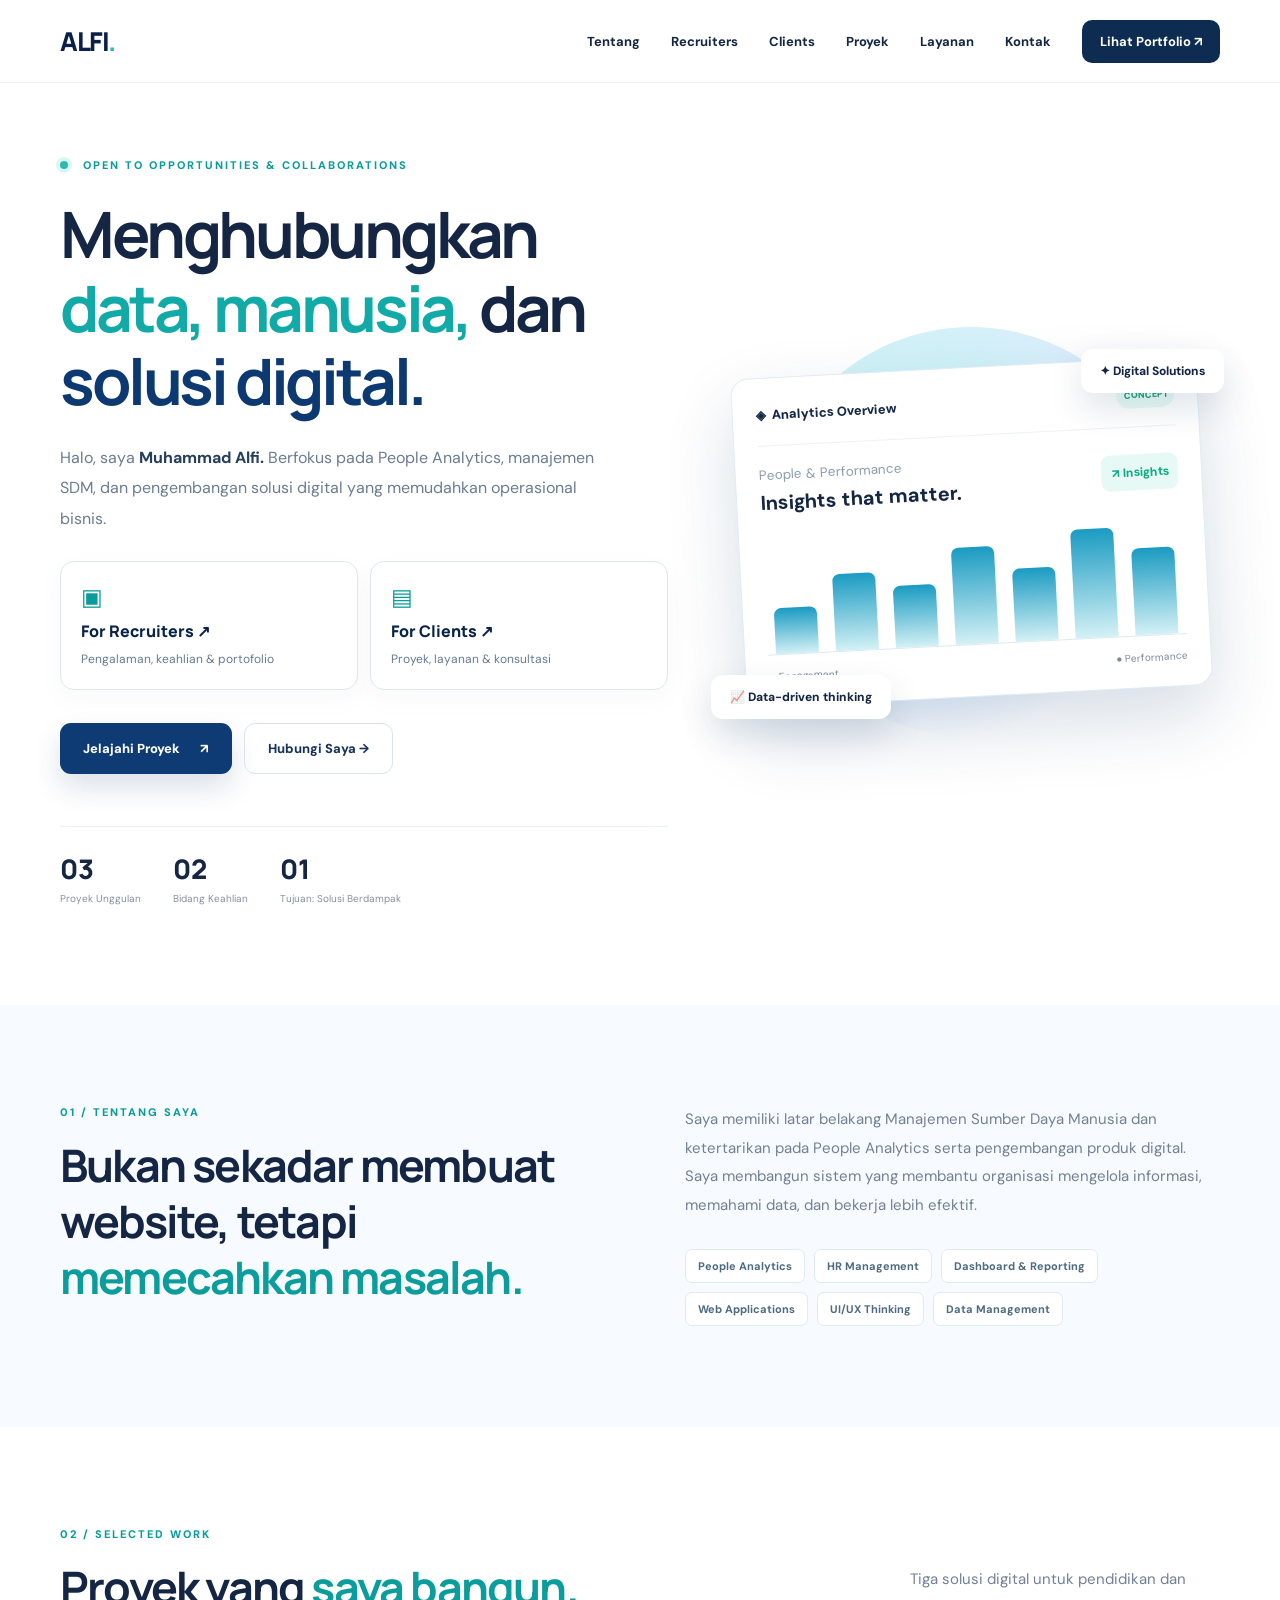
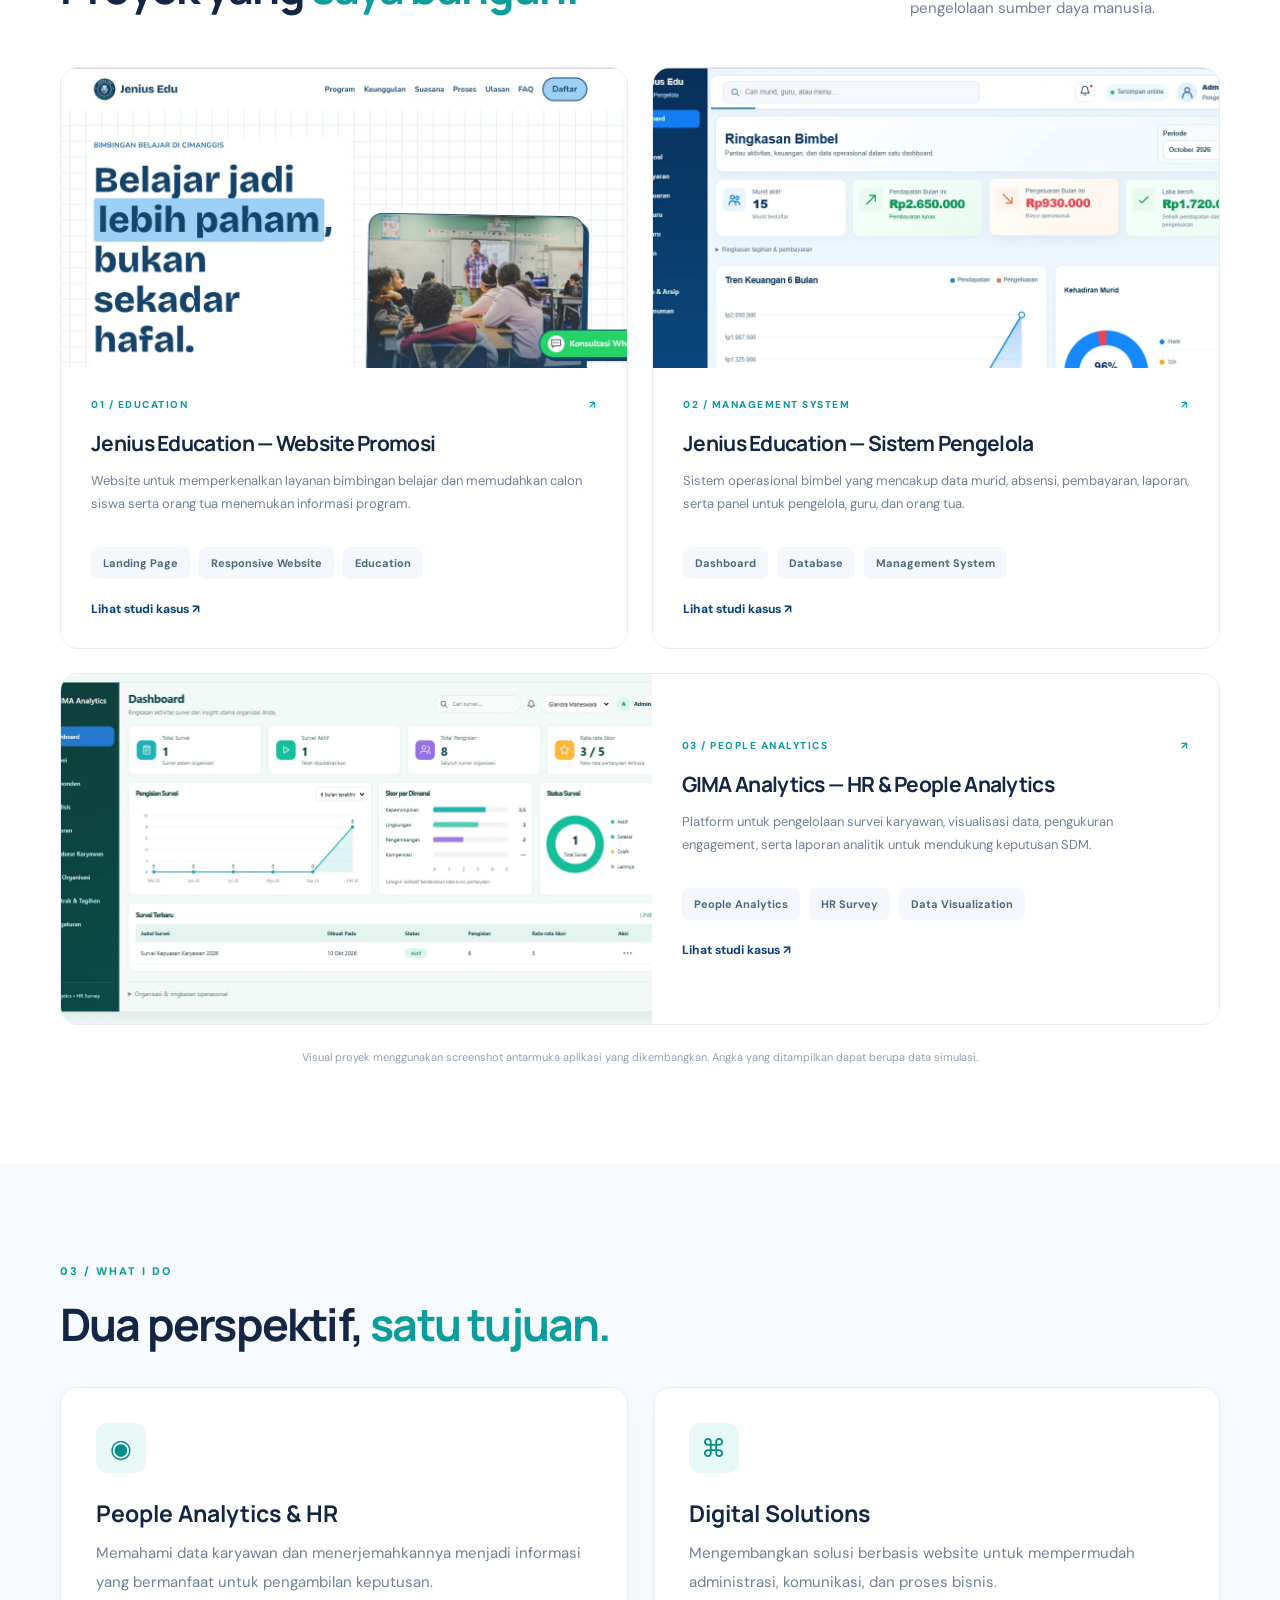
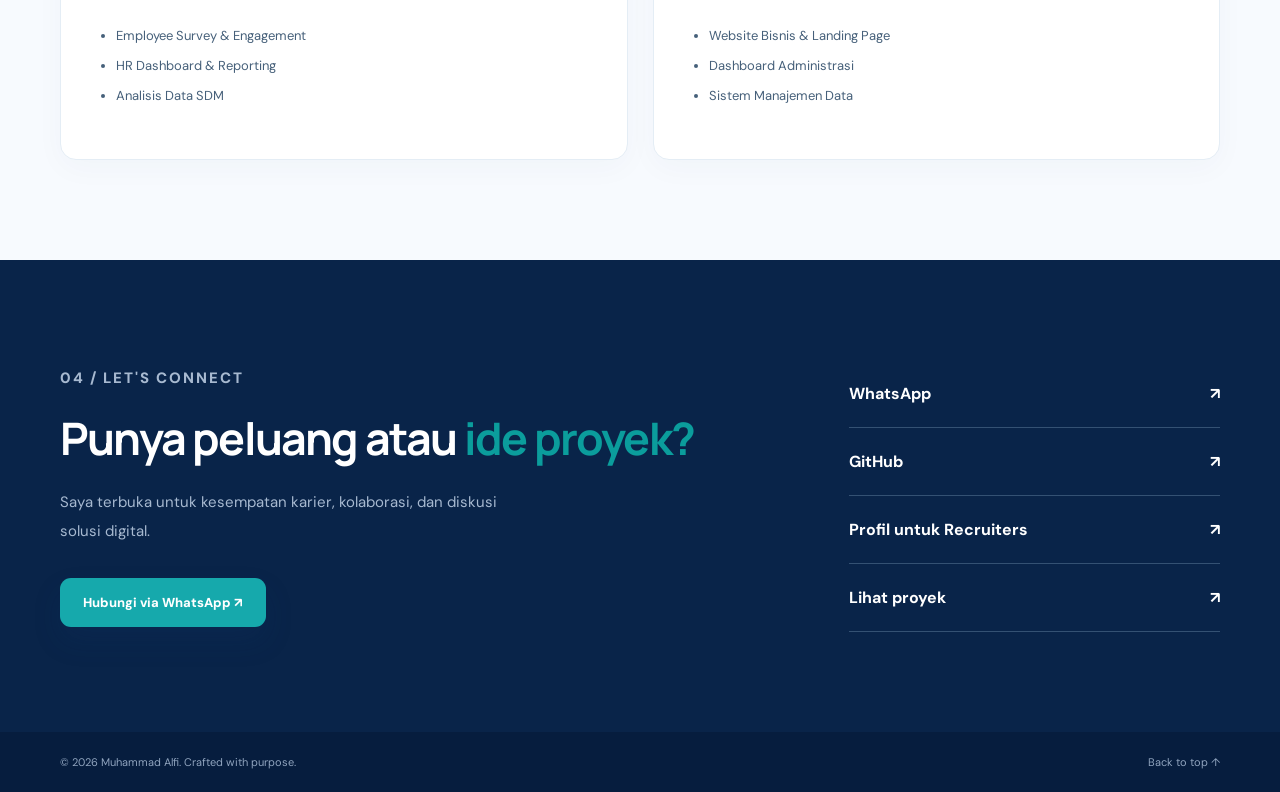
<file: index.html>
<!DOCTYPE html>
<html lang="id"><head><meta charset="UTF-8"/><meta name="viewport" content="width=device-width,initial-scale=1.0"/><meta name="theme-color" content="#081c3a"/><meta name="description" content="Portofolio Muhammad Alfi: proyek Jenius Education, GIMA Analytics, People Analytics, dan pengembangan solusi digital."/><title>Muhammad Alfi — Digital Portfolio</title><meta name="robots" content="index,follow"/><link rel="canonical" href="https://muhammad-alfi-portfolio.vercel.app/"/><meta property="og:type" content="website"/><meta property="og:locale" content="id_ID"/><meta property="og:title" content="Muhammad Alfi — Digital Portfolio"/><meta property="og:description" content="Portofolio Muhammad Alfi: proyek Jenius Education, GIMA Analytics, People Analytics, dan pengembangan solusi digital."/><meta property="og:url" content="https://muhammad-alfi-portfolio.vercel.app/"/><meta name="twitter:card" content="summary_large_image"/><link rel="stylesheet" href="styles.css"/></head>
<body><a class="skip-link" href="#main-content">Lewati ke konten utama</a><header class="site-header"><div class="container nav"><a class="logo" href="#home">ALFI<span>.</span></a><button id="menuToggle" class="menu-toggle" aria-label="Buka navigasi" aria-controls="navLinks" aria-expanded="false">☰</button><nav id="navLinks" aria-label="Navigasi utama"><a href="#about">Tentang</a><a href="recruiters.html">Recruiters</a><a href="clients.html">Clients</a><a href="#projects">Proyek</a><a href="#services">Layanan</a><a href="#contact">Kontak</a><a class="nav-cta" href="#projects">Lihat Portfolio ↗</a></nav></div></header>
<main id="main-content"><section class="hero container" id="home"><div class="hero-text"><div class="eyebrow"><span class="status-dot"></span> OPEN TO OPPORTUNITIES & COLLABORATIONS</div><h1>Menghubungkan <em>data, manusia,</em> dan <span>solusi digital.</span></h1><p>Halo, saya <strong>Muhammad Alfi.</strong> Berfokus pada People Analytics, manajemen SDM, dan pengembangan solusi digital yang memudahkan operasional bisnis.</p><div class="audience-choice" aria-label="Pilih tujuan kunjungan"><a class="audience-option" href="recruiters.html"><span class="audience-icon">▣</span><strong>For Recruiters ↗</strong><small>Pengalaman, keahlian & portofolio</small></a><a class="audience-option" href="clients.html"><span class="audience-icon">▤</span><strong>For Clients ↗</strong><small>Proyek, layanan & konsultasi</small></a></div><div class="hero-actions"><a class="button primary" href="#projects">Jelajahi Proyek <span>↗</span></a><a class="button secondary" href="#contact">Hubungi Saya →</a></div><div class="hero-meta"><div><strong>03</strong><small>Proyek Unggulan</small></div><div><strong>02</strong><small>Bidang Keahlian</small></div><div><strong>01</strong><small>Tujuan: Solusi Berdampak</small></div></div></div><div class="hero-art" aria-label="Ilustrasi dashboard analitik"><div class="orb"></div><div class="floating badge-top">✦ Digital Solutions</div><div class="dashboard"><div class="dash-head"><span>◈ &nbsp;Analytics Overview</span><span class="pill">CONCEPT</span></div><div class="dash-stat"><div><small>People & Performance</small><strong>Insights that matter.</strong></div><span class="trend">↗ Insights</span></div><div class="graph"><div style="height:38%"></div><div style="height:64%"></div><div style="height:51%"></div><div style="height:80%"></div><div style="height:60%"></div><div style="height:90%"></div><div style="height:72%"></div></div><div class="dash-footer"><span>● Engagement</span><span>● Performance</span></div></div><div class="floating badge-bottom">📈 Data-driven thinking</div></div></section>
<section class="section about-section" id="about"><div class="container about-grid"><div><p class="kicker">01 / TENTANG SAYA</p><h2>Bukan sekadar membuat website, tetapi <span>memecahkan masalah.</span></h2></div><div><p>Saya memiliki latar belakang Manajemen Sumber Daya Manusia dan ketertarikan pada People Analytics serta pengembangan produk digital. Saya membangun sistem yang membantu organisasi mengelola informasi, memahami data, dan bekerja lebih efektif.</p><div class="skills"><span>People Analytics</span><span>HR Management</span><span>Dashboard & Reporting</span><span>Web Applications</span><span>UI/UX Thinking</span><span>Data Management</span></div></div></div></section>
<section class="section projects-section" id="projects"><div class="container"><div class="section-heading"><div><p class="kicker">02 / SELECTED WORK</p><h2>Proyek yang <span>saya bangun.</span></h2></div><p>Tiga solusi digital untuk pendidikan dan pengelolaan sumber daya manusia.</p></div><div class="projects-grid">
<article class="project-card"><div class="project-visual visual-education" style="padding:0;overflow:hidden"><img src="assets/jenius-promosi-beranda.webp" alt="Tampilan asli website promosi Jenius Education" loading="lazy" style="display:block;width:100%;height:100%;min-height:300px;object-fit:cover;object-position:top" /></div><div class="project-info"><div class="project-top"><span>01 / EDUCATION</span><span>↗</span></div><h3>Jenius Education — Website Promosi</h3><p>Website untuk memperkenalkan layanan bimbingan belajar dan memudahkan calon siswa serta orang tua menemukan informasi program.</p><div class="tags"><span>Landing Page</span><span>Responsive Website</span><span>Education</span></div><a class="text-link" href="jenius-promosi.html">Lihat studi kasus ↗</a></div></article>
<article class="project-card"><div class="project-visual visual-management" style="padding:0;overflow:hidden"><img src="assets/jenius-dashboard-pengelola.webp" alt="Tampilan asli dashboard pengelola Jenius Education" loading="lazy" style="display:block;width:100%;height:100%;min-height:300px;object-fit:cover;object-position:top" /></div><div class="project-info"><div class="project-top"><span>02 / MANAGEMENT SYSTEM</span><span>↗</span></div><h3>Jenius Education — Sistem Pengelola</h3><p>Sistem operasional bimbel yang mencakup data murid, absensi, pembayaran, laporan, serta panel untuk pengelola, guru, dan orang tua.</p><div class="tags"><span>Dashboard</span><span>Database</span><span>Management System</span></div><a class="text-link" href="jenius-pengelola.html">Lihat studi kasus ↗</a></div></article>
<article class="project-card featured"><div class="project-visual visual-gima" style="padding:0;overflow:hidden"><img src="assets/gima-dashboard.webp" alt="Dashboard asli GIMA Analytics" loading="lazy" style="display:block;width:100%;height:100%;min-height:300px;object-fit:cover;object-position:top"></div><div class="project-info"><div class="project-top"><span>03 / PEOPLE ANALYTICS</span><span>↗</span></div><h3>GIMA Analytics — HR & People Analytics</h3><p>Platform untuk pengelolaan survei karyawan, visualisasi data, pengukuran engagement, serta laporan analitik untuk mendukung keputusan SDM.</p><div class="tags"><span>People Analytics</span><span>HR Survey</span><span>Data Visualization</span></div><a class="text-link" href="gima-analytics.html">Lihat studi kasus ↗</a></div></article>
</div><p class="project-note">Visual proyek menggunakan screenshot antarmuka aplikasi yang dikembangkan. Angka yang ditampilkan dapat berupa data simulasi.</p></div></section>
<section class="section services-section" id="services"><div class="container"><p class="kicker">03 / WHAT I DO</p><h2>Dua perspektif, <span>satu tujuan.</span></h2><div class="service-grid"><div class="service-card"><span class="service-icon">◉</span><h3>People Analytics & HR</h3><p>Memahami data karyawan dan menerjemahkannya menjadi informasi yang bermanfaat untuk pengambilan keputusan.</p><ul><li>Employee Survey & Engagement</li><li>HR Dashboard & Reporting</li><li>Analisis Data SDM</li></ul></div><div class="service-card"><span class="service-icon">⌘</span><h3>Digital Solutions</h3><p>Mengembangkan solusi berbasis website untuk mempermudah administrasi, komunikasi, dan proses bisnis.</p><ul><li>Website Bisnis & Landing Page</li><li>Dashboard Administrasi</li><li>Sistem Manajemen Data</li></ul></div></div></div></section>
<section class="section contact-section" id="contact"><div class="container contact-wrap"><div><p class="kicker">04 / LET'S CONNECT</p><h2>Punya peluang atau <span>ide proyek?</span></h2><p>Saya terbuka untuk kesempatan karier, kolaborasi, dan diskusi solusi digital.</p><a class="button primary" href="https://wa.me/628164855461?text=Halo%20Muhammad%20Alfi%2C%20saya%20ingin%20berdiskusi%20tentang%20peluang%20atau%20proyek." target="_blank" rel="noopener noreferrer">Hubungi via WhatsApp ↗</a></div><div class="contact-links"><a href="https://wa.me/628164855461" target="_blank" rel="noopener noreferrer">WhatsApp <span>↗</span></a><a href="https://github.com/Alfin354313" target="_blank" rel="noopener noreferrer">GitHub <span>↗</span></a><a href="recruiters.html">Profil untuk Recruiters <span>↗</span></a><a href="#projects">Lihat proyek <span>↗</span></a></div></div></section></main>
<footer><div class="container footer-inner"><span>© <span id="year"></span> Muhammad Alfi. Crafted with purpose.</span><a href="#home">Back to top ↑</a></div></footer><script src="script.js"></script></body></html>
</file>
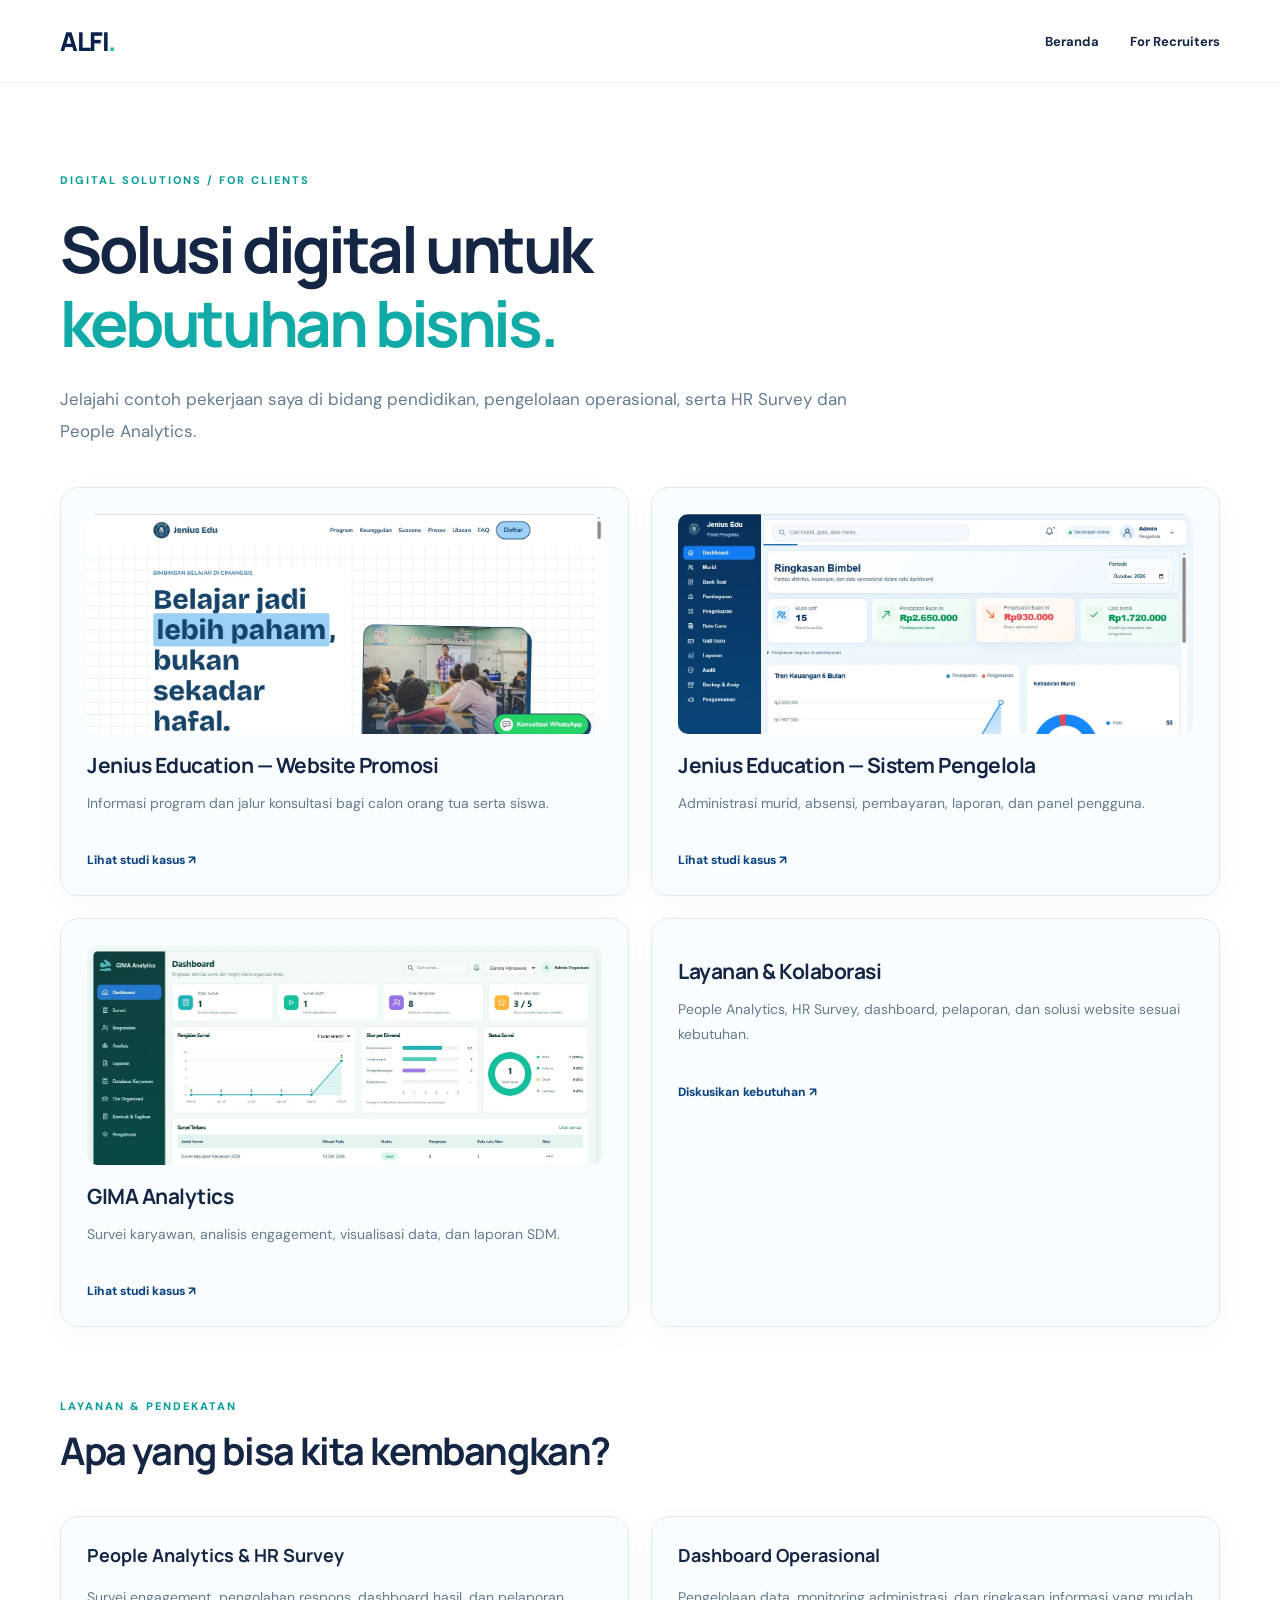
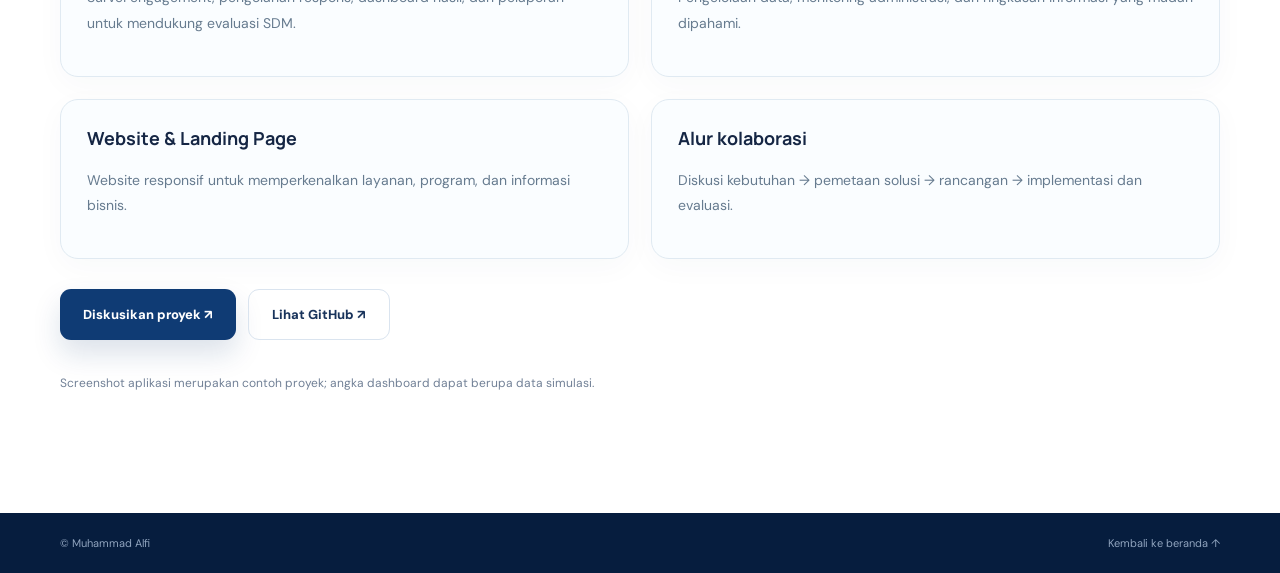
<file: clients.html>
<!doctype html><html lang="id"><head><meta charset="utf-8"><meta name="viewport" content="width=device-width,initial-scale=1"><title>Solusi Digital untuk Clients — Muhammad Alfi</title><meta name="description" content="Layanan dan studi kasus Muhammad Alfi: website, dashboard operasional, HR Survey, dan People Analytics."><link rel="stylesheet" href="styles.css"></head><body><header class="site-header"><div class="container nav"><a class="logo" href="index.html">ALFI<span>.</span></a><nav style="display:flex"><a href="index.html">Beranda</a><a href="recruiters.html">For Recruiters</a></nav></div></header><main class="container audience-page"><p class="kicker">DIGITAL SOLUTIONS / FOR CLIENTS</p><h1>Solusi digital untuk <em>kebutuhan bisnis.</em></h1><p class="audience-lead">Jelajahi contoh pekerjaan saya di bidang pendidikan, pengelolaan operasional, serta HR Survey dan People Analytics.</p><div class="audience-grid"><article class="audience-card"><img src="assets/jenius-promosi-beranda.webp" alt="Website promosi Jenius Education" loading="lazy"><h2>Jenius Education — Website Promosi</h2><p>Informasi program dan jalur konsultasi bagi calon orang tua serta siswa.</p><a class="text-link" href="jenius-promosi.html">Lihat studi kasus ↗</a></article><article class="audience-card"><img src="assets/jenius-dashboard-pengelola.webp" alt="Dashboard pengelola Jenius Education" loading="lazy"><h2>Jenius Education — Sistem Pengelola</h2><p>Administrasi murid, absensi, pembayaran, laporan, dan panel pengguna.</p><a class="text-link" href="jenius-pengelola.html">Lihat studi kasus ↗</a></article><article class="audience-card"><img src="assets/gima-dashboard.webp" alt="Dashboard GIMA Analytics" loading="lazy"><h2>GIMA Analytics</h2><p>Survei karyawan, analisis engagement, visualisasi data, dan laporan SDM.</p><a class="text-link" href="gima-analytics.html">Lihat studi kasus ↗</a></article><article class="audience-card"><h2>Layanan & Kolaborasi</h2><p>People Analytics, HR Survey, dashboard, pelaporan, dan solusi website sesuai kebutuhan.</p><a class="text-link" href="https://wa.me/628164855461?text=Halo%20Muhammad%20Alfi%2C%20saya%20ingin%20konsultasi%20layanan." target="_blank" rel="noopener noreferrer">Diskusikan kebutuhan ↗</a></article></div><section class="detail-section"><p class="kicker">LAYANAN & PENDEKATAN</p><h2>Apa yang bisa kita kembangkan?</h2><div class="audience-grid"><article class="audience-card"><h3>People Analytics & HR Survey</h3><p>Survei engagement, pengolahan respons, dashboard hasil, dan pelaporan untuk mendukung evaluasi SDM.</p></article><article class="audience-card"><h3>Dashboard Operasional</h3><p>Pengelolaan data, monitoring administrasi, dan ringkasan informasi yang mudah dipahami.</p></article><article class="audience-card"><h3>Website & Landing Page</h3><p>Website responsif untuk memperkenalkan layanan, program, dan informasi bisnis.</p></article><article class="audience-card"><h3>Alur kolaborasi</h3><p>Diskusi kebutuhan → pemetaan solusi → rancangan → implementasi dan evaluasi.</p></article></div><div class="audience-actions"><a class="button primary" href="https://wa.me/628164855461?text=Halo%20Muhammad%20Alfi%2C%20saya%20ingin%20berdiskusi%20tentang%20proyek." target="_blank" rel="noopener noreferrer">Diskusikan proyek ↗</a><a class="button secondary" href="https://github.com/Alfin354313" target="_blank" rel="noopener noreferrer">Lihat GitHub ↗</a></div></section><p class="audience-note">Screenshot aplikasi merupakan contoh proyek; angka dashboard dapat berupa data simulasi.</p></main><footer><div class="container footer-inner">© Muhammad Alfi <a href="index.html">Kembali ke beranda ↑</a></div></footer></body></html>
</file>
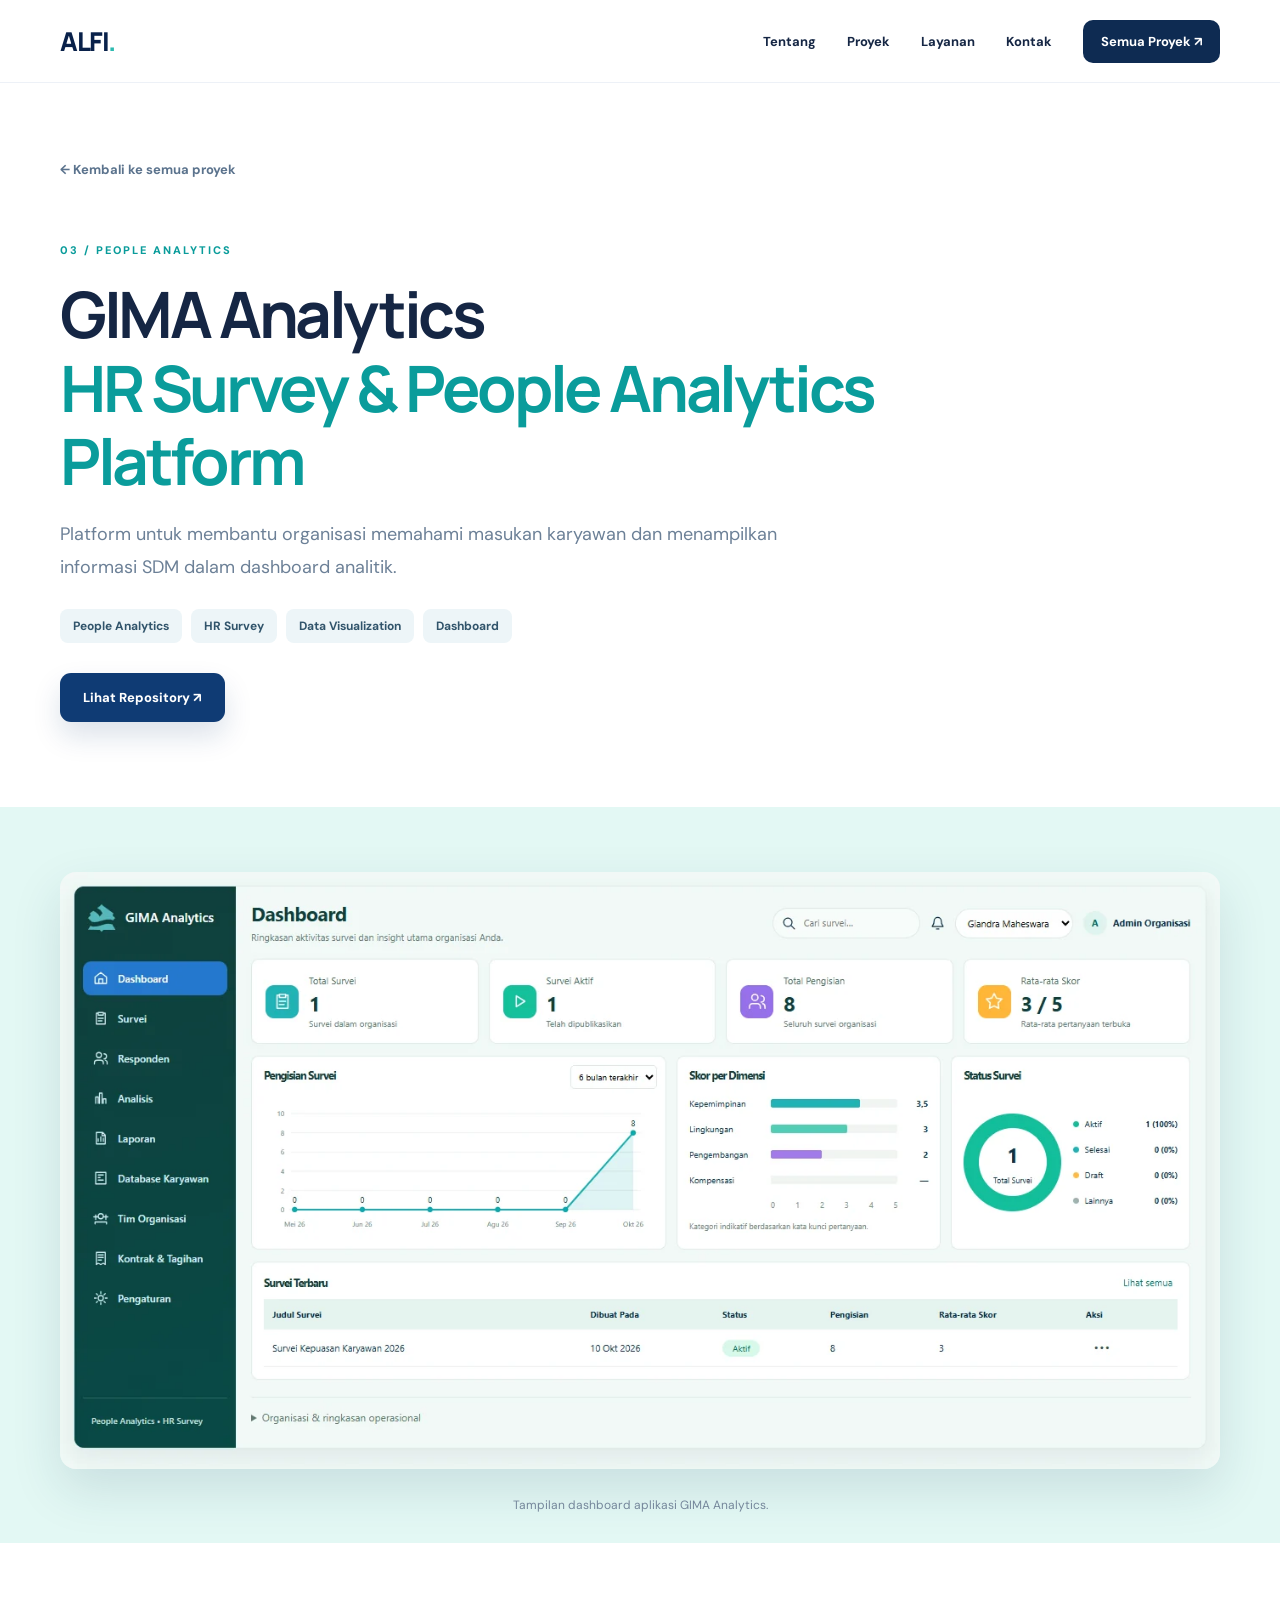
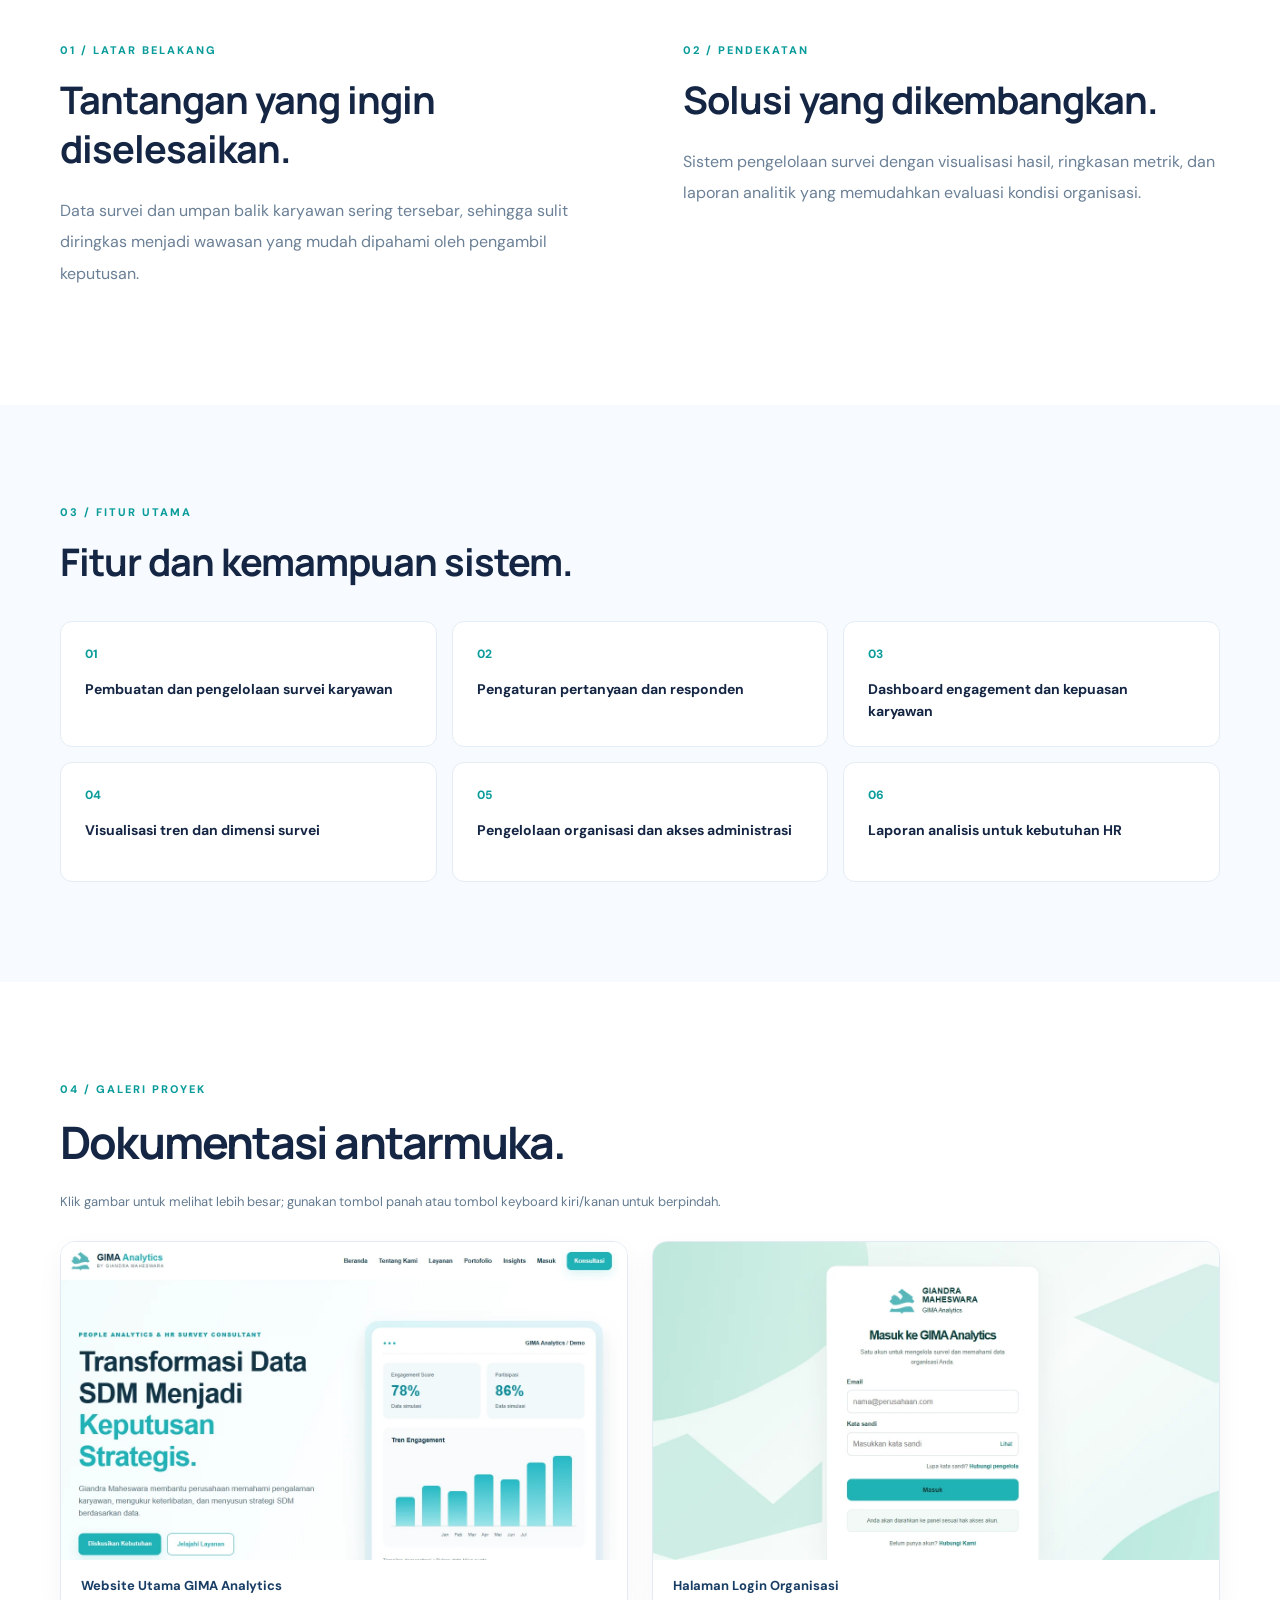
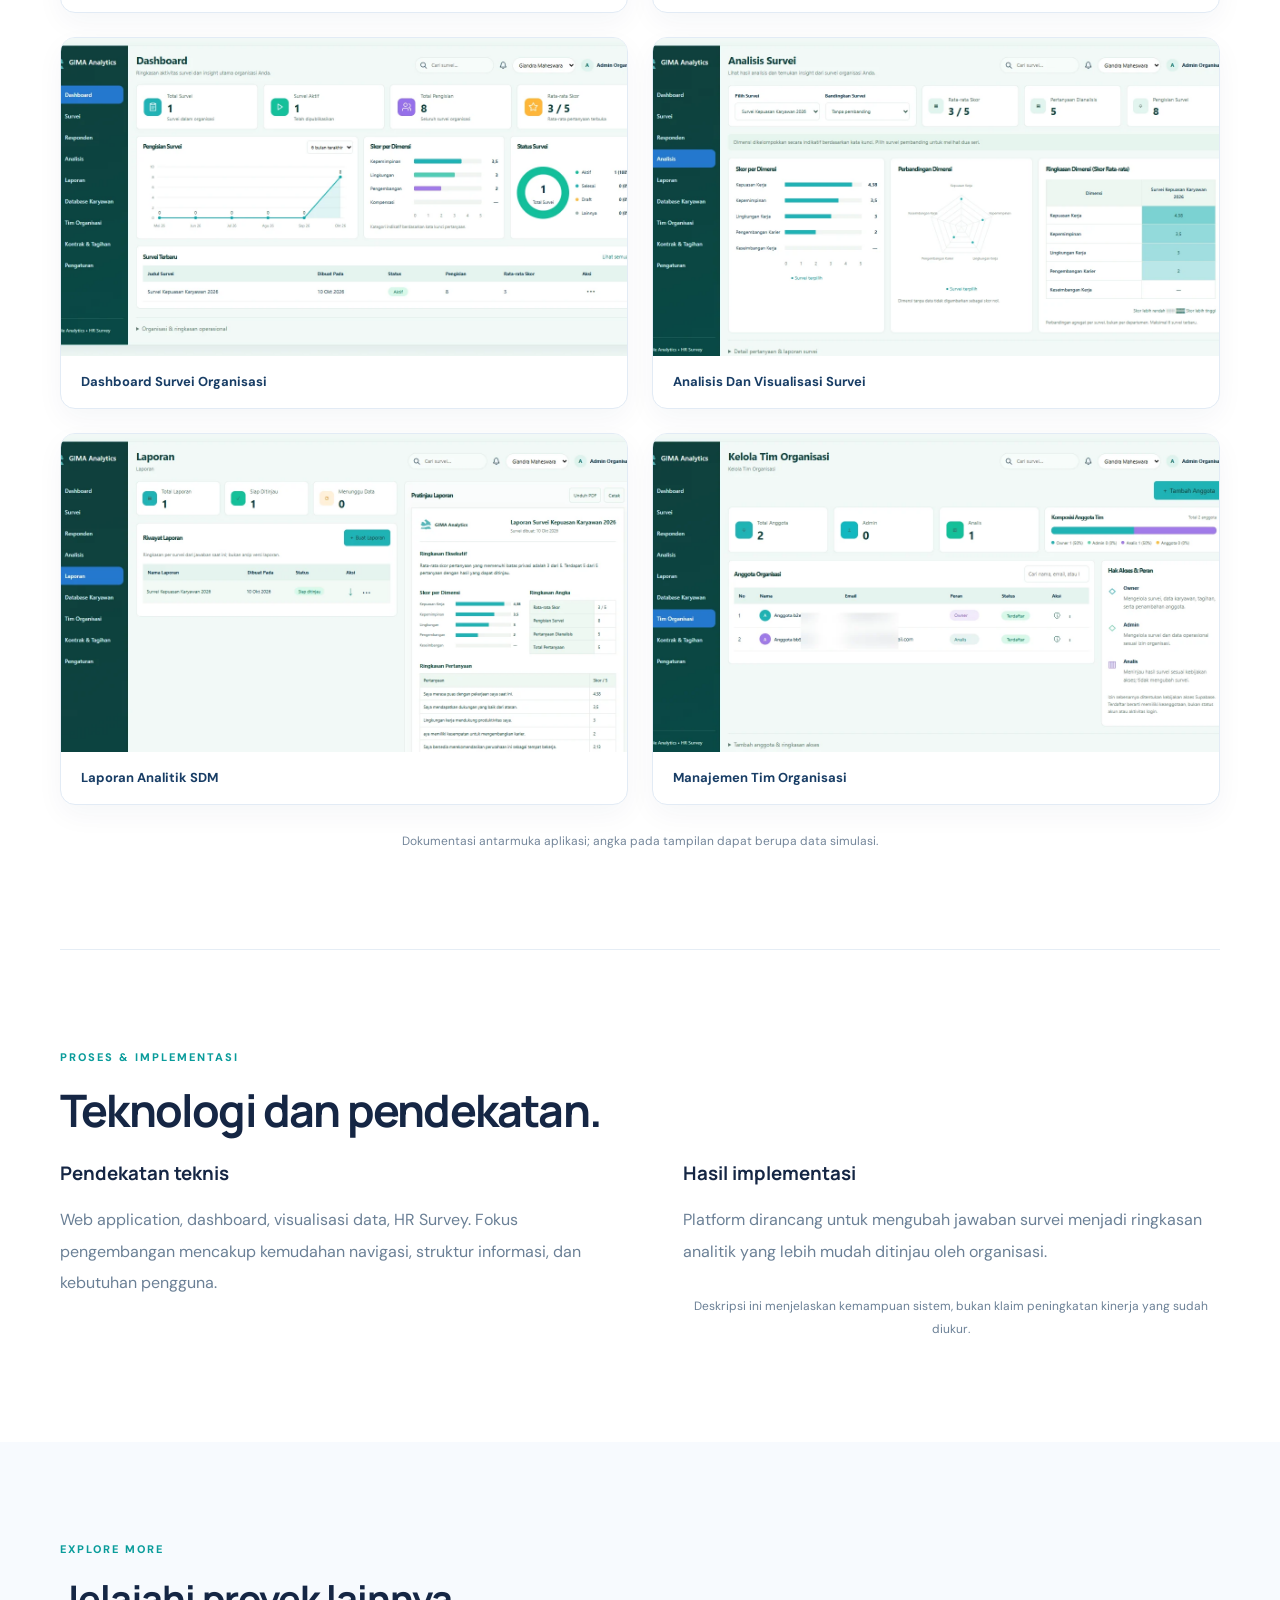
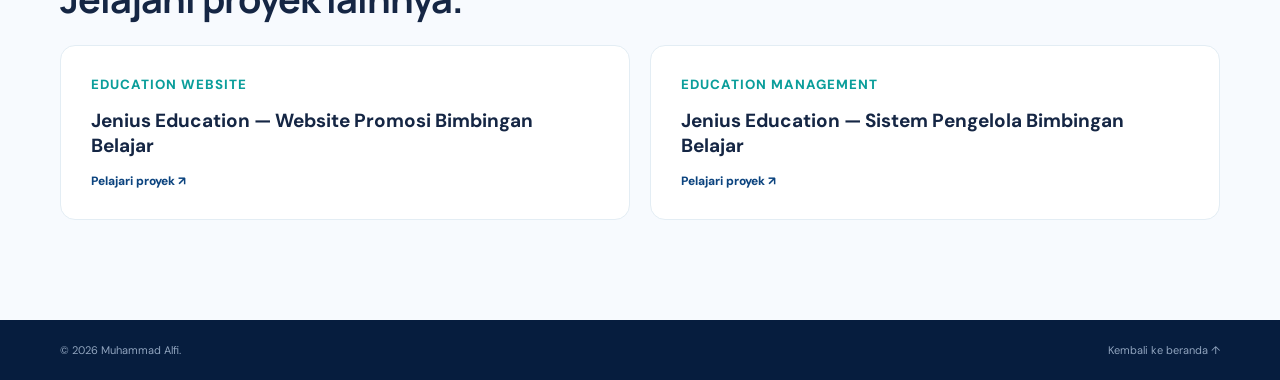
<file: gima-analytics.html>
<!DOCTYPE html><html lang="id"><head><meta charset="UTF-8"/><meta name="viewport" content="width=device-width,initial-scale=1"/><meta name="description" content="Studi kasus GIMA Analytics: dashboard HR Survey, analisis survei karyawan, laporan, dan manajemen organisasi."/><title>HR Survey & People Analytics Platform — Muhammad Alfi</title><meta name="robots" content="index,follow"/><link rel="canonical" href="https://muhammad-alfi-portfolio.vercel.app/gima-analytics.html"/><meta property="og:type" content="website"/><meta property="og:locale" content="id_ID"/><meta property="og:title" content="GIMA Analytics — Studi Kasus | Muhammad Alfi"/><meta property="og:description" content="Studi kasus GIMA Analytics: dashboard HR Survey, analisis survei karyawan, laporan, dan manajemen organisasi."/><meta property="og:url" content="https://muhammad-alfi-portfolio.vercel.app/gima-analytics.html"/><meta name="twitter:card" content="summary_large_image"/><link rel="stylesheet" href="styles.css"/><link rel="stylesheet" href="case-study.css"/></head><body><a class="skip-link" href="#main-content">Lewati ke konten utama</a><header class="site-header"><div class="container nav"><a class="logo" href="index.html#home">ALFI<span>.</span></a><button id="menuToggle" class="menu-toggle" aria-label="Buka navigasi" aria-controls="navLinks" aria-expanded="false">☰</button><nav id="navLinks"><a href="index.html#about">Tentang</a><a href="index.html#projects">Proyek</a><a href="index.html#services">Layanan</a><a href="index.html#contact">Kontak</a><a class="nav-cta" href="index.html#projects">Semua Proyek ↗</a></nav></div></header><main id="main-content"><section class="case-hero container"><a class="back-link" href="index.html#projects">← Kembali ke semua proyek</a><p class="kicker">03 / PEOPLE ANALYTICS</p><h1>GIMA Analytics<br/><span>HR Survey & People Analytics Platform</span></h1><p class="case-lead">Platform untuk membantu organisasi memahami masukan karyawan dan menampilkan informasi SDM dalam dashboard analitik.</p><div class="case-tags"><span>People Analytics</span><span>HR Survey</span><span>Data Visualization</span><span>Dashboard</span></div><a class="button primary" href="https://github.com/Alfin354313/GimaAnalytic" target="_blank" rel="noopener noreferrer">Lihat Repository ↗</a></section><section class="case-art teal"><div class="container"><div class="case-visual"><img src="assets/gima-dashboard.webp" alt="Dashboard asli GIMA Analytics" style="display:block;width:100%;height:auto;border-radius:16px;box-shadow:0 20px 50px #173a5b21"></div><p class="visual-note">Tampilan dashboard aplikasi GIMA Analytics.</p></div></section><section class="section container"><div class="case-two-col"><div><p class="kicker">01 / LATAR BELAKANG</p><h2>Tantangan yang ingin diselesaikan.</h2><p>Data survei dan umpan balik karyawan sering tersebar, sehingga sulit diringkas menjadi wawasan yang mudah dipahami oleh pengambil keputusan.</p></div><div><p class="kicker">02 / PENDEKATAN</p><h2>Solusi yang dikembangkan.</h2><p>Sistem pengelolaan survei dengan visualisasi hasil, ringkasan metrik, dan laporan analitik yang memudahkan evaluasi kondisi organisasi.</p></div></div></section><section class="section case-features"><div class="container"><p class="kicker">03 / FITUR UTAMA</p><h2>Fitur dan kemampuan sistem.</h2><div class="feature-grid"><div class="feature-item"><span>01</span><strong>Pembuatan dan pengelolaan survei karyawan</strong></div><div class="feature-item"><span>02</span><strong>Pengaturan pertanyaan dan responden</strong></div><div class="feature-item"><span>03</span><strong>Dashboard engagement dan kepuasan karyawan</strong></div><div class="feature-item"><span>04</span><strong>Visualisasi tren dan dimensi survei</strong></div><div class="feature-item"><span>05</span><strong>Pengelolaan organisasi dan akses administrasi</strong></div><div class="feature-item"><span>06</span><strong>Laporan analisis untuk kebutuhan HR</strong></div></div></div></section><section class="section container"><p class="kicker">04 / GALERI PROYEK</p><h2>Dokumentasi antarmuka.</h2><p class="gallery-hint">Klik gambar untuk melihat lebih besar; gunakan tombol panah atau tombol keyboard kiri/kanan untuk berpindah.</p><div class="real-gallery"><figure class="gallery-shot"><a href="assets/gima-beranda.webp" target="_blank" rel="noopener noreferrer"><img src="assets/gima-beranda.webp" alt="Website utama GIMA Analytics" loading="lazy"></a><figcaption>Website utama GIMA Analytics</figcaption></figure><figure class="gallery-shot"><a href="assets/gima-login.webp" target="_blank" rel="noopener noreferrer"><img src="assets/gima-login.webp" alt="Halaman login organisasi" loading="lazy"></a><figcaption>Halaman login organisasi</figcaption></figure><figure class="gallery-shot"><a href="assets/gima-dashboard.webp" target="_blank" rel="noopener noreferrer"><img src="assets/gima-dashboard.webp" alt="Dashboard survei organisasi" loading="lazy"></a><figcaption>Dashboard survei organisasi</figcaption></figure><figure class="gallery-shot"><a href="assets/gima-analisis.webp" target="_blank" rel="noopener noreferrer"><img src="assets/gima-analisis.webp" alt="Analisis dan visualisasi survei" loading="lazy"></a><figcaption>Analisis dan visualisasi survei</figcaption></figure><figure class="gallery-shot"><a href="assets/gima-laporan.webp" target="_blank" rel="noopener noreferrer"><img src="assets/gima-laporan.webp" alt="Laporan analitik SDM" loading="lazy"></a><figcaption>Laporan analitik SDM</figcaption></figure><figure class="gallery-shot"><a href="assets/gima-tim-organisasi.webp" target="_blank" rel="noopener noreferrer"><img src="assets/gima-tim-organisasi.webp" alt="Manajemen tim organisasi" loading="lazy"></a><figcaption>Manajemen tim organisasi</figcaption></figure></div><p class="visual-note">Dokumentasi antarmuka aplikasi; angka pada tampilan dapat berupa data simulasi.</p></section><section class="section container project-outcome"><p class="kicker">PROSES & IMPLEMENTASI</p><h2>Teknologi dan pendekatan.</h2><div class="case-two-col"><div><h3>Pendekatan teknis</h3><p>Web application, dashboard, visualisasi data, HR Survey. Fokus pengembangan mencakup kemudahan navigasi, struktur informasi, dan kebutuhan pengguna.</p></div><div><h3>Hasil implementasi</h3><p>Platform dirancang untuk mengubah jawaban survei menjadi ringkasan analitik yang lebih mudah ditinjau oleh organisasi.</p><p class="visual-note">Deskripsi ini menjelaskan kemampuan sistem, bukan klaim peningkatan kinerja yang sudah diukur.</p></div></div></section><section class="section related-section"><div class="container"><p class="kicker">EXPLORE MORE</p><h2>Jelajahi proyek lainnya.</h2><div class="related-grid"><a class="related-card" href="jenius-promosi.html"><small>EDUCATION WEBSITE</small><strong>Jenius Education — Website Promosi Bimbingan Belajar</strong><span>Pelajari proyek ↗</span></a><a class="related-card" href="jenius-pengelola.html"><small>EDUCATION MANAGEMENT</small><strong>Jenius Education — Sistem Pengelola Bimbingan Belajar</strong><span>Pelajari proyek ↗</span></a></div></div></section></main><footer><div class="container footer-inner"><span>© <span id="year"></span> Muhammad Alfi.</span><a href="index.html#home">Kembali ke beranda ↑</a></div></footer><script src="script.js"></script></body></html>
</file>
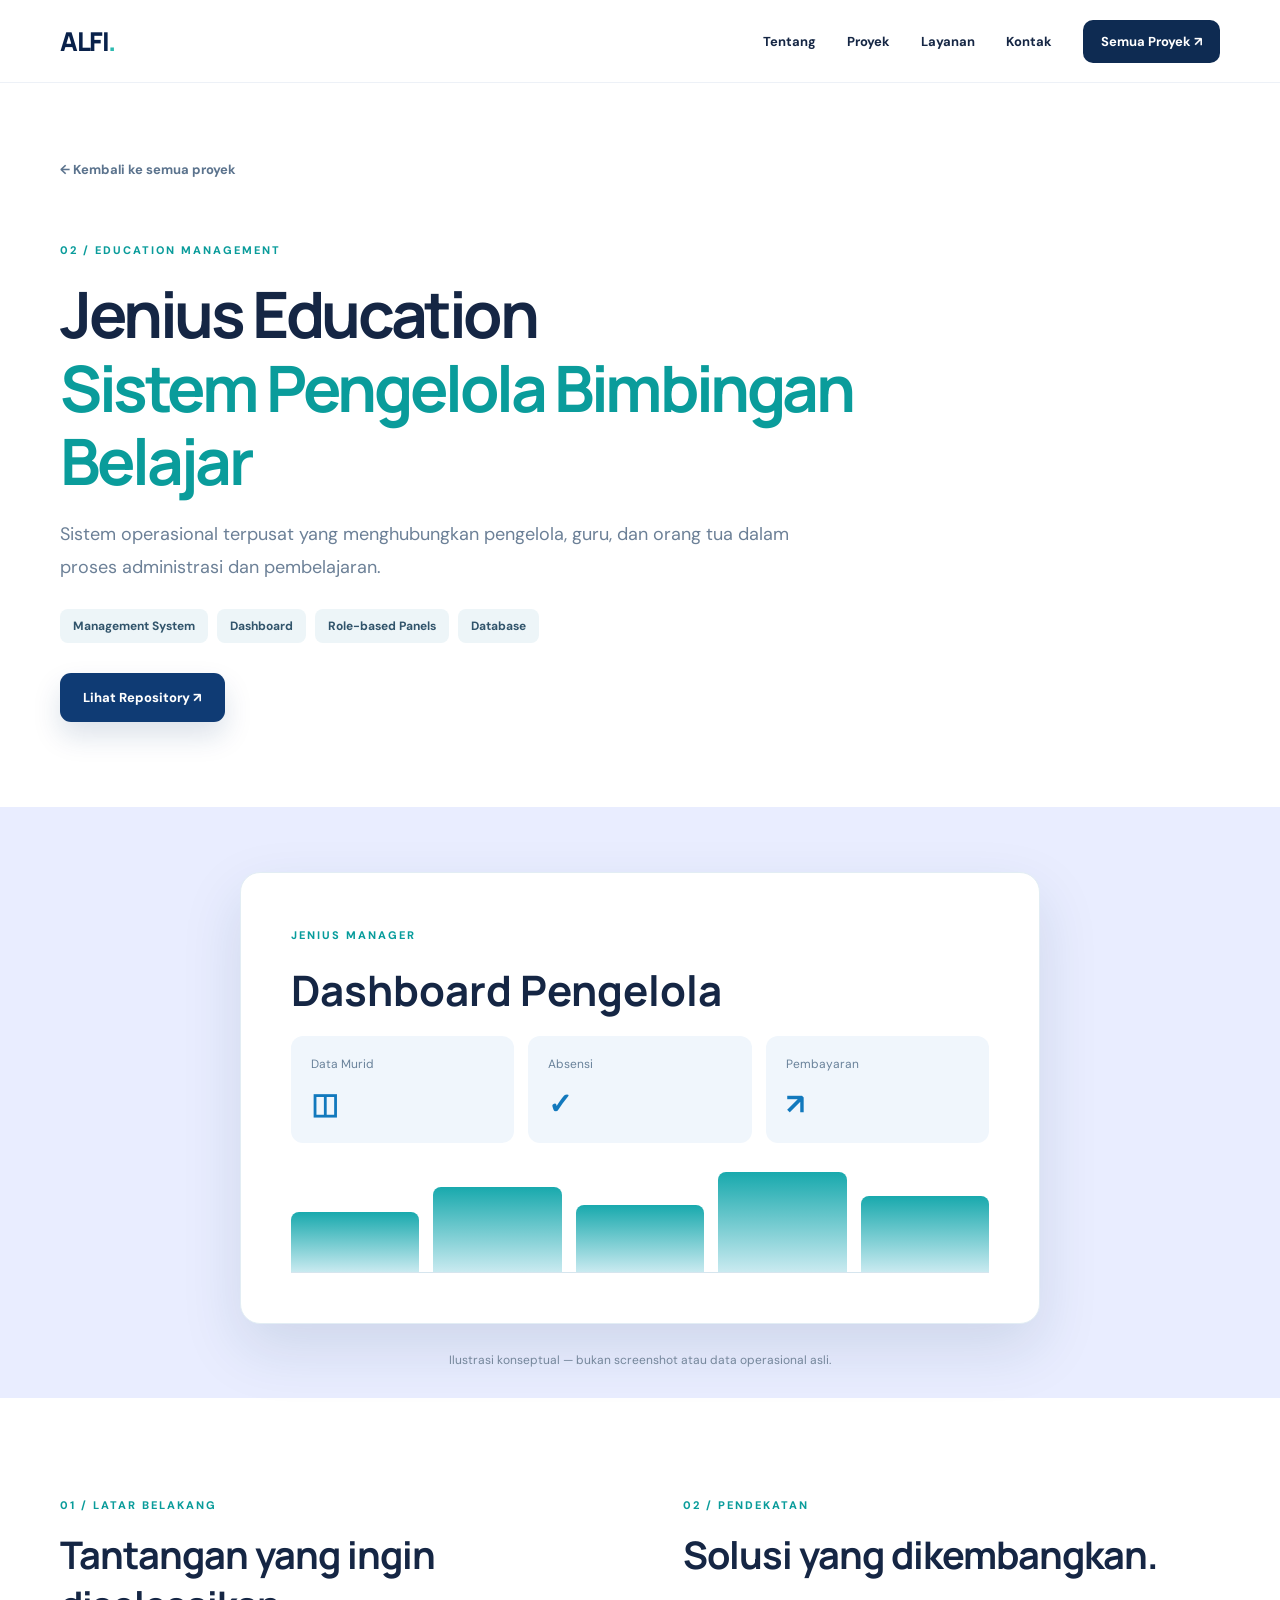
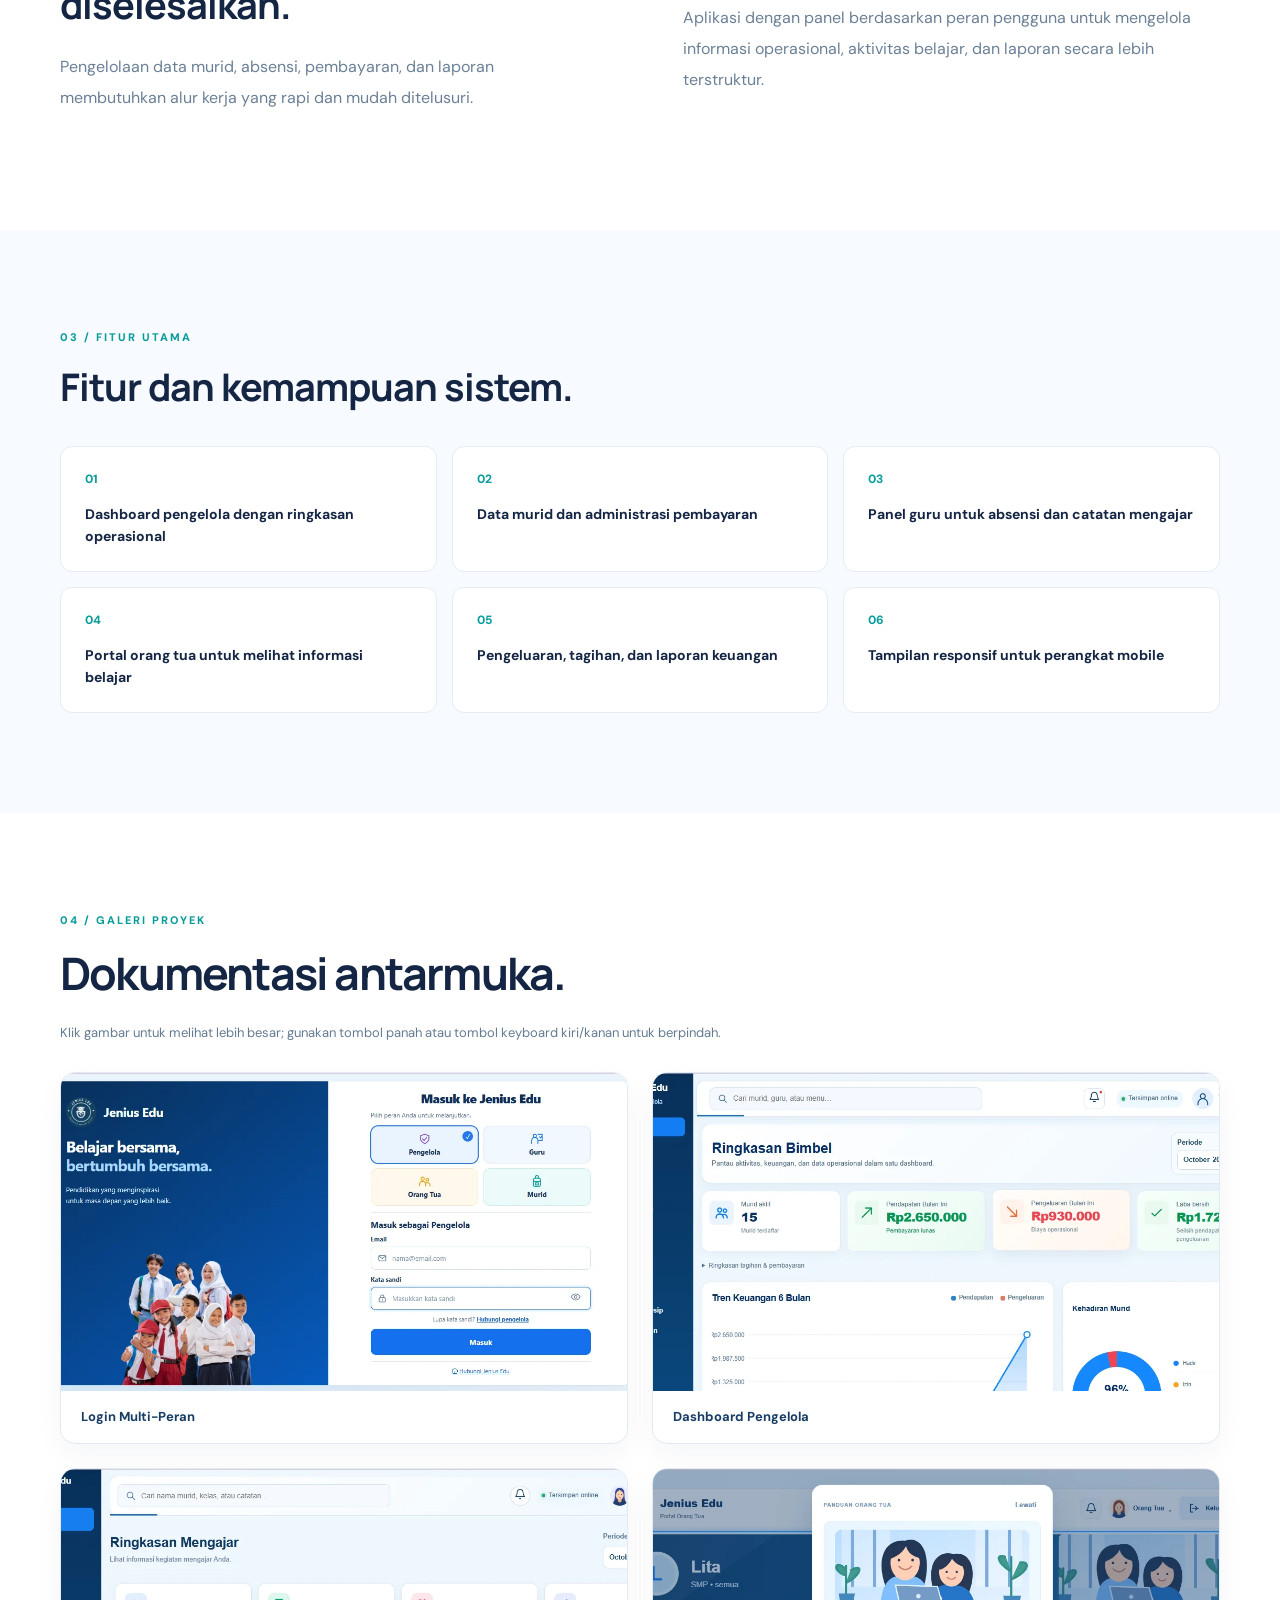
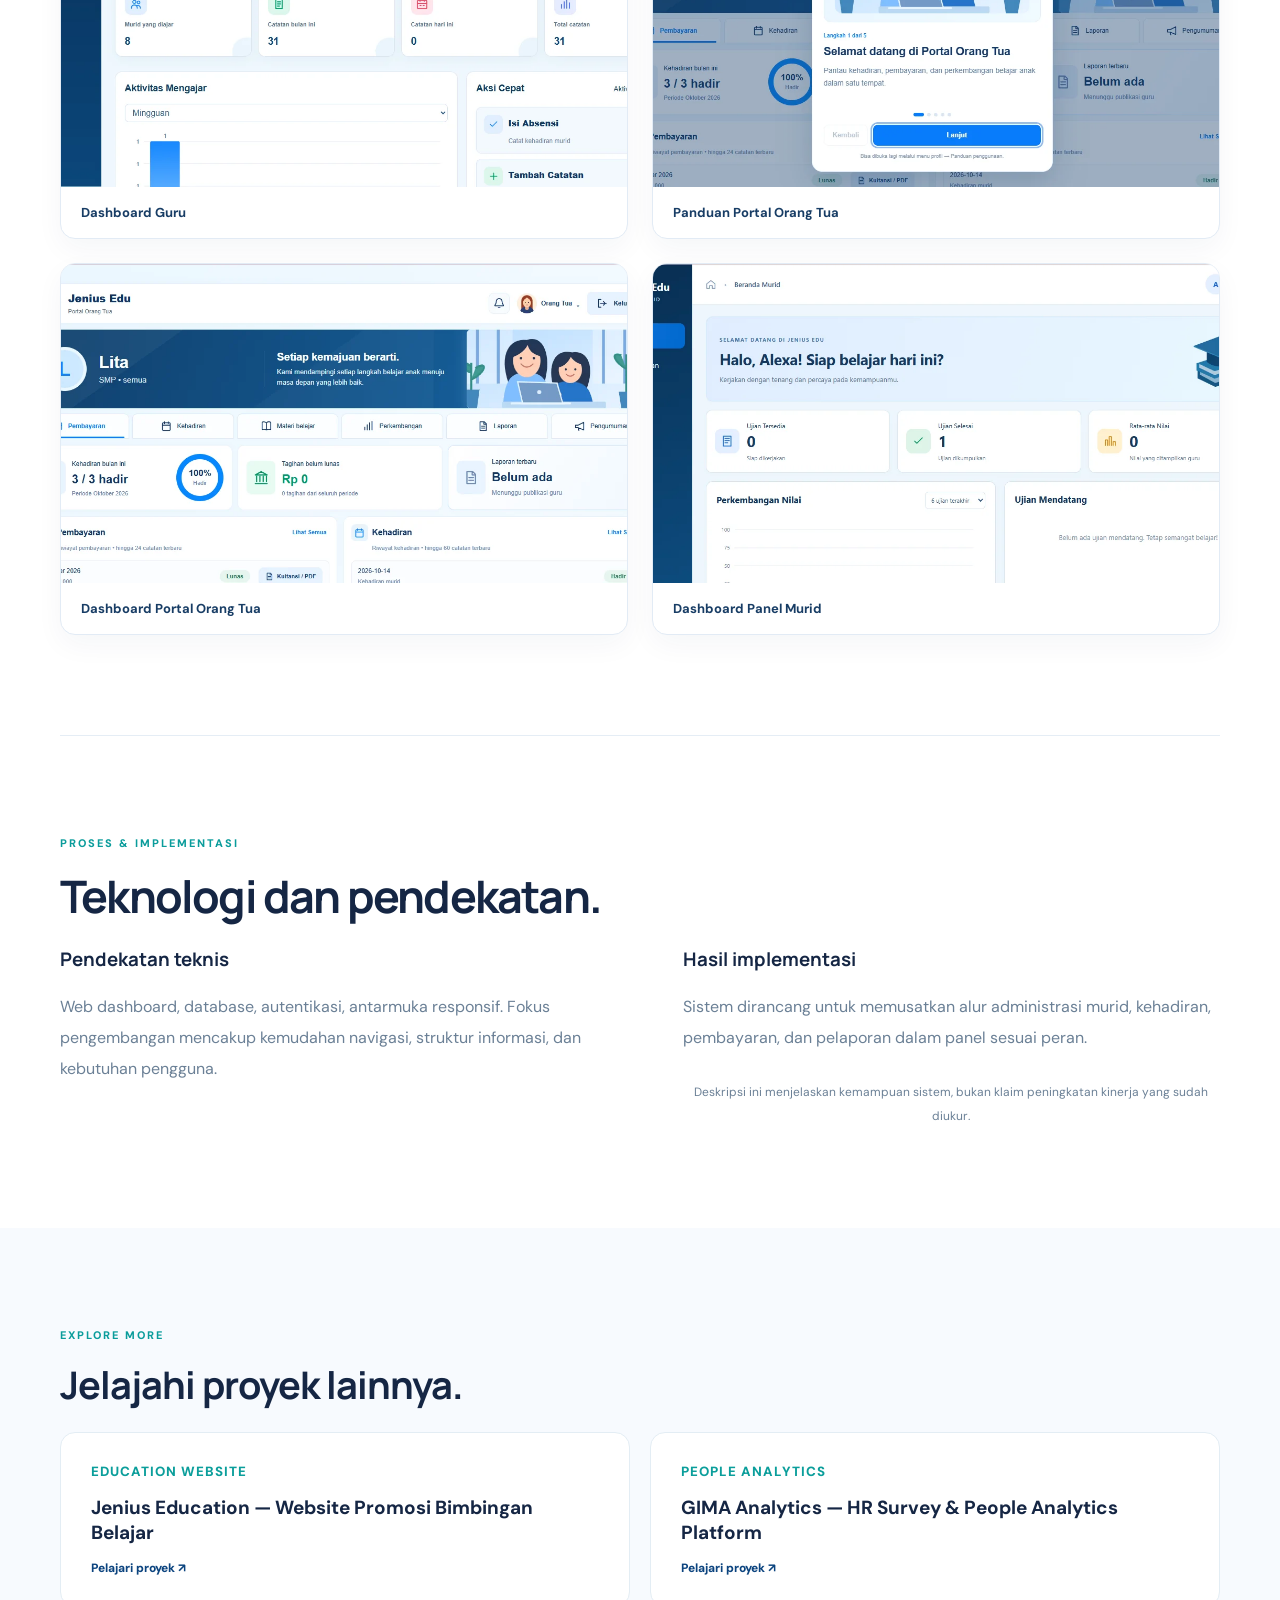
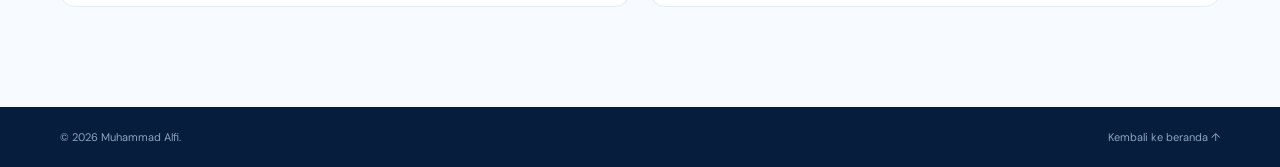
<file: jenius-pengelola.html>
<!DOCTYPE html><html lang="id"><head><meta charset="UTF-8"/><meta name="viewport" content="width=device-width,initial-scale=1"/><meta name="description" content="Studi kasus sistem pengelola Jenius Education: dashboard, data murid, guru, absensi, pembayaran, dan portal orang tua."/><title>Sistem Pengelola Bimbingan Belajar — Muhammad Alfi</title><meta name="robots" content="index,follow"/><link rel="canonical" href="https://muhammad-alfi-portfolio.vercel.app/jenius-pengelola.html"/><meta property="og:type" content="website"/><meta property="og:locale" content="id_ID"/><meta property="og:title" content="Sistem Pengelola Jenius Education | Muhammad Alfi"/><meta property="og:description" content="Studi kasus sistem pengelola Jenius Education: dashboard, data murid, guru, absensi, pembayaran, dan portal orang tua."/><meta property="og:url" content="https://muhammad-alfi-portfolio.vercel.app/jenius-pengelola.html"/><meta name="twitter:card" content="summary_large_image"/><link rel="stylesheet" href="styles.css"/><link rel="stylesheet" href="case-study.css"/></head><body><a class="skip-link" href="#main-content">Lewati ke konten utama</a><header class="site-header"><div class="container nav"><a class="logo" href="index.html#home">ALFI<span>.</span></a><button id="menuToggle" class="menu-toggle" aria-label="Buka navigasi" aria-controls="navLinks" aria-expanded="false">☰</button><nav id="navLinks"><a href="index.html#about">Tentang</a><a href="index.html#projects">Proyek</a><a href="index.html#services">Layanan</a><a href="index.html#contact">Kontak</a><a class="nav-cta" href="index.html#projects">Semua Proyek ↗</a></nav></div></header><main id="main-content"><section class="case-hero container"><a class="back-link" href="index.html#projects">← Kembali ke semua proyek</a><p class="kicker">02 / EDUCATION MANAGEMENT</p><h1>Jenius Education<br/><span>Sistem Pengelola Bimbingan Belajar</span></h1><p class="case-lead">Sistem operasional terpusat yang menghubungkan pengelola, guru, dan orang tua dalam proses administrasi dan pembelajaran.</p><div class="case-tags"><span>Management System</span><span>Dashboard</span><span>Role-based Panels</span><span>Database</span></div><a class="button primary" href="https://github.com/Alfin354313/panel-baru" target="_blank" rel="noopener noreferrer">Lihat Repository ↗</a></section><section class="case-art indigo"><div class="container"><div class="case-visual"><div class='case-mock admin-mock'><span class='mock-label'>JENIUS MANAGER</span><h3>Dashboard Pengelola</h3><div class='mock-metrics'><div><small>Data Murid</small><b>◫</b></div><div><small>Absensi</small><b>✓</b></div><div><small>Pembayaran</small><b>↗</b></div></div><div class='mock-bars'><i></i><i></i><i></i><i></i><i></i></div></div></div><p class="visual-note">Ilustrasi konseptual — bukan screenshot atau data operasional asli.</p></div></section><section class="section container"><div class="case-two-col"><div><p class="kicker">01 / LATAR BELAKANG</p><h2>Tantangan yang ingin diselesaikan.</h2><p>Pengelolaan data murid, absensi, pembayaran, dan laporan membutuhkan alur kerja yang rapi dan mudah ditelusuri.</p></div><div><p class="kicker">02 / PENDEKATAN</p><h2>Solusi yang dikembangkan.</h2><p>Aplikasi dengan panel berdasarkan peran pengguna untuk mengelola informasi operasional, aktivitas belajar, dan laporan secara lebih terstruktur.</p></div></div></section><section class="section case-features"><div class="container"><p class="kicker">03 / FITUR UTAMA</p><h2>Fitur dan kemampuan sistem.</h2><div class="feature-grid"><div class="feature-item"><span>01</span><strong>Dashboard pengelola dengan ringkasan operasional</strong></div><div class="feature-item"><span>02</span><strong>Data murid dan administrasi pembayaran</strong></div><div class="feature-item"><span>03</span><strong>Panel guru untuk absensi dan catatan mengajar</strong></div><div class="feature-item"><span>04</span><strong>Portal orang tua untuk melihat informasi belajar</strong></div><div class="feature-item"><span>05</span><strong>Pengeluaran, tagihan, dan laporan keuangan</strong></div><div class="feature-item"><span>06</span><strong>Tampilan responsif untuk perangkat mobile</strong></div></div></div></section><section class="section container"><p class="kicker">04 / GALERI PROYEK</p><h2>Dokumentasi antarmuka.</h2><p class="gallery-hint">Klik gambar untuk melihat lebih besar; gunakan tombol panah atau tombol keyboard kiri/kanan untuk berpindah.</p><div class="real-gallery"><figure class="gallery-shot"><a href="assets/jenius-login.webp" target="_blank" rel="noopener noreferrer" aria-label="Perbesar login"><img src="assets/jenius-login.webp" alt="Screenshot login Jenius Education" loading="lazy" onerror="this.closest('figure').classList.add('image-missing')"/><span class="image-placeholder">Gambar belum tersedia. Unggah berkas ke folder assets/.</span></a><figcaption>Login Multi-Peran</figcaption></figure><figure class="gallery-shot"><a href="assets/jenius-dashboard-pengelola.webp" target="_blank" rel="noopener noreferrer" aria-label="Perbesar dashboard pengelola"><img src="assets/jenius-dashboard-pengelola.webp" alt="Screenshot dashboard pengelola Jenius Education" loading="lazy" onerror="this.closest('figure').classList.add('image-missing')"/><span class="image-placeholder">Gambar belum tersedia. Unggah berkas ke folder assets/.</span></a><figcaption>Dashboard Pengelola</figcaption></figure><figure class="gallery-shot"><a href="assets/jenius-dashboard-guru.webp" target="_blank" rel="noopener noreferrer" aria-label="Perbesar dashboard guru"><img src="assets/jenius-dashboard-guru.webp" alt="Screenshot dashboard guru Jenius Education" loading="lazy" onerror="this.closest('figure').classList.add('image-missing')"/><span class="image-placeholder">Gambar belum tersedia. Unggah berkas ke folder assets/.</span></a><figcaption>Dashboard Guru</figcaption></figure><figure class="gallery-shot"><a href="assets/jenius-portal-orang-tua-panduan.webp" target="_blank" rel="noopener noreferrer" aria-label="Perbesar portal orang tua panduan"><img src="assets/jenius-portal-orang-tua-panduan.webp" alt="Screenshot portal orang tua panduan Jenius Education" loading="lazy" onerror="this.closest('figure').classList.add('image-missing')"/><span class="image-placeholder">Gambar belum tersedia. Unggah berkas ke folder assets/.</span></a><figcaption>Panduan Portal Orang Tua</figcaption></figure><figure class="gallery-shot"><a href="assets/jenius-portal-orang-tua.webp" target="_blank" rel="noopener noreferrer" aria-label="Perbesar portal orang tua"><img src="assets/jenius-portal-orang-tua.webp" alt="Screenshot portal orang tua Jenius Education" loading="lazy" onerror="this.closest('figure').classList.add('image-missing')"/><span class="image-placeholder">Gambar belum tersedia. Unggah berkas ke folder assets/.</span></a><figcaption>Dashboard Portal Orang Tua</figcaption></figure><figure class="gallery-shot"><a href="assets/jenius-panel-murid.webp" target="_blank" rel="noopener noreferrer" aria-label="Perbesar panel murid"><img src="assets/jenius-panel-murid.webp" alt="Screenshot panel murid Jenius Education" loading="lazy" onerror="this.closest('figure').classList.add('image-missing')"/><span class="image-placeholder">Gambar belum tersedia. Unggah berkas ke folder assets/.</span></a><figcaption>Dashboard Panel Murid</figcaption></figure></div></section><section class="section container project-outcome"><p class="kicker">PROSES & IMPLEMENTASI</p><h2>Teknologi dan pendekatan.</h2><div class="case-two-col"><div><h3>Pendekatan teknis</h3><p>Web dashboard, database, autentikasi, antarmuka responsif. Fokus pengembangan mencakup kemudahan navigasi, struktur informasi, dan kebutuhan pengguna.</p></div><div><h3>Hasil implementasi</h3><p>Sistem dirancang untuk memusatkan alur administrasi murid, kehadiran, pembayaran, dan pelaporan dalam panel sesuai peran.</p><p class="visual-note">Deskripsi ini menjelaskan kemampuan sistem, bukan klaim peningkatan kinerja yang sudah diukur.</p></div></div></section><section class="section related-section"><div class="container"><p class="kicker">EXPLORE MORE</p><h2>Jelajahi proyek lainnya.</h2><div class="related-grid"><a class="related-card" href="jenius-promosi.html"><small>EDUCATION WEBSITE</small><strong>Jenius Education — Website Promosi Bimbingan Belajar</strong><span>Pelajari proyek ↗</span></a><a class="related-card" href="gima-analytics.html"><small>PEOPLE ANALYTICS</small><strong>GIMA Analytics — HR Survey & People Analytics Platform</strong><span>Pelajari proyek ↗</span></a></div></div></section></main><footer><div class="container footer-inner"><span>© <span id="year"></span> Muhammad Alfi.</span><a href="index.html#home">Kembali ke beranda ↑</a></div></footer><script src="script.js"></script></body></html>
</file>
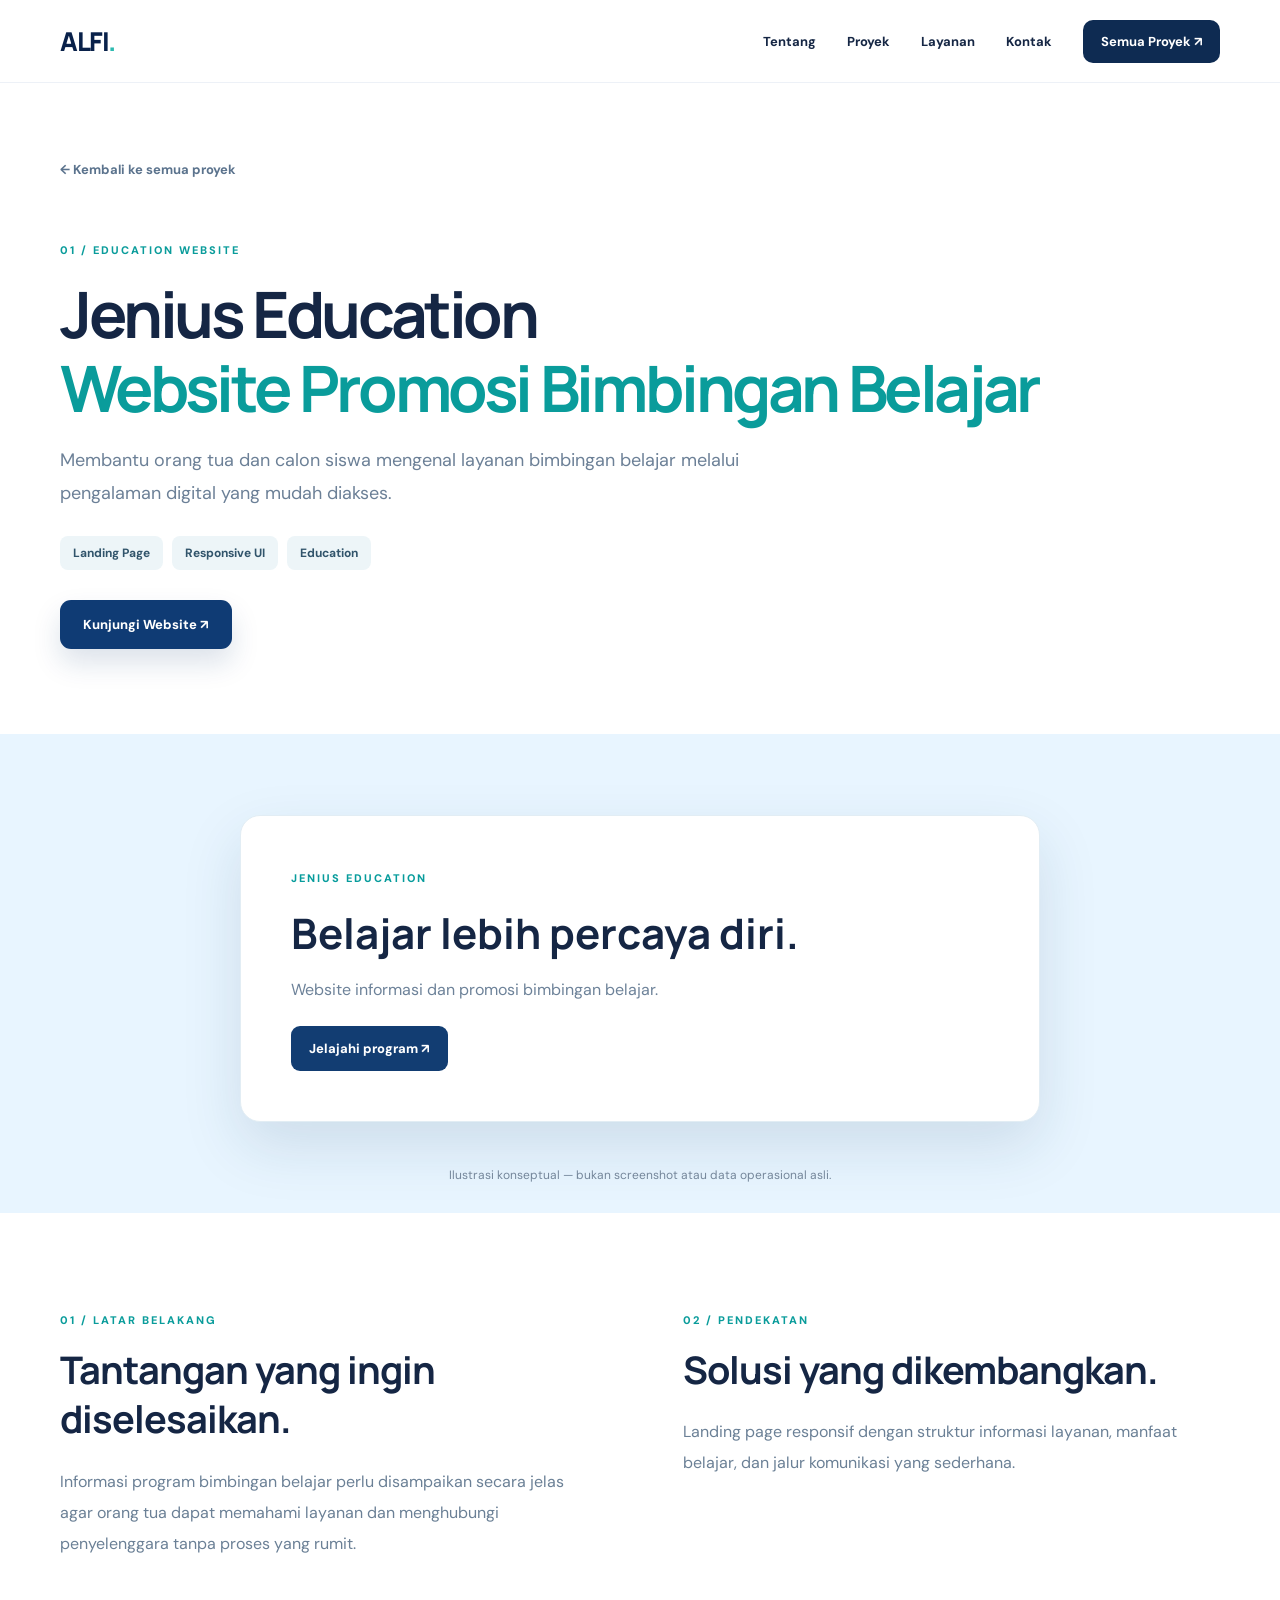
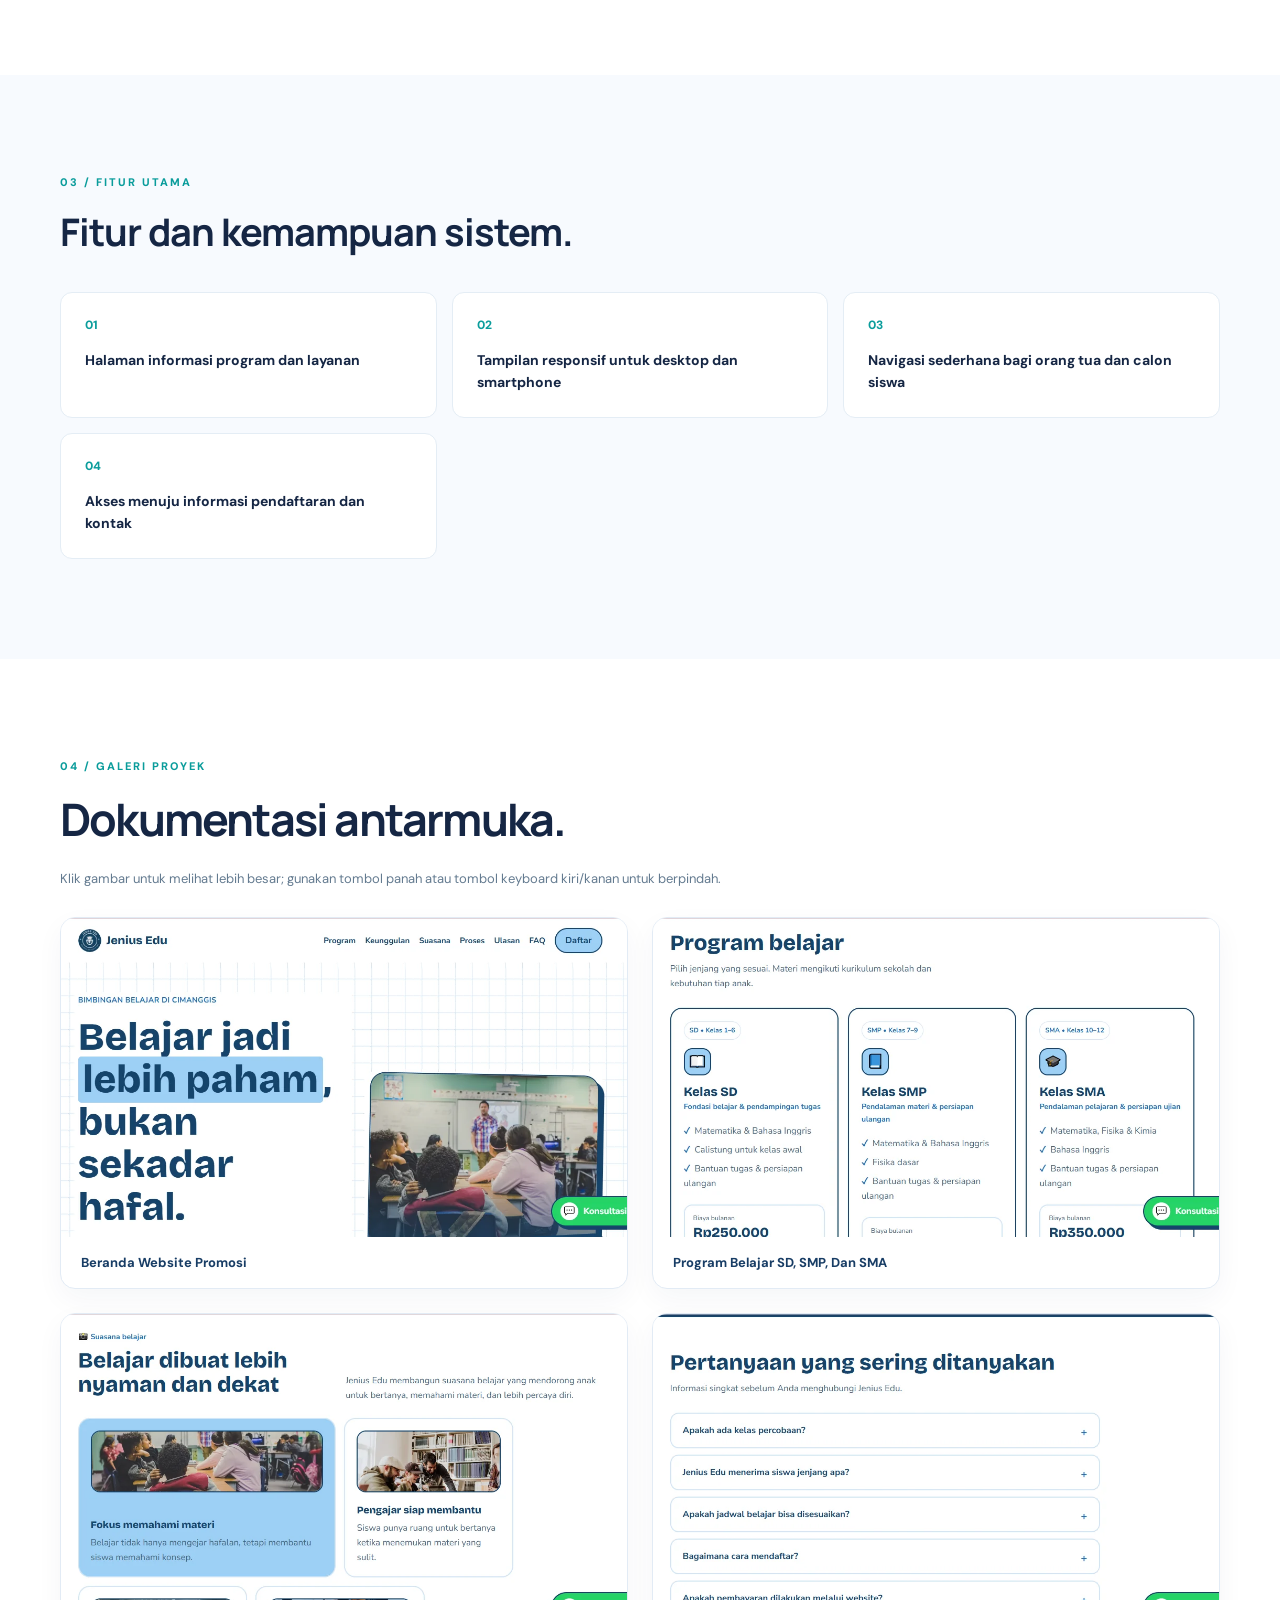
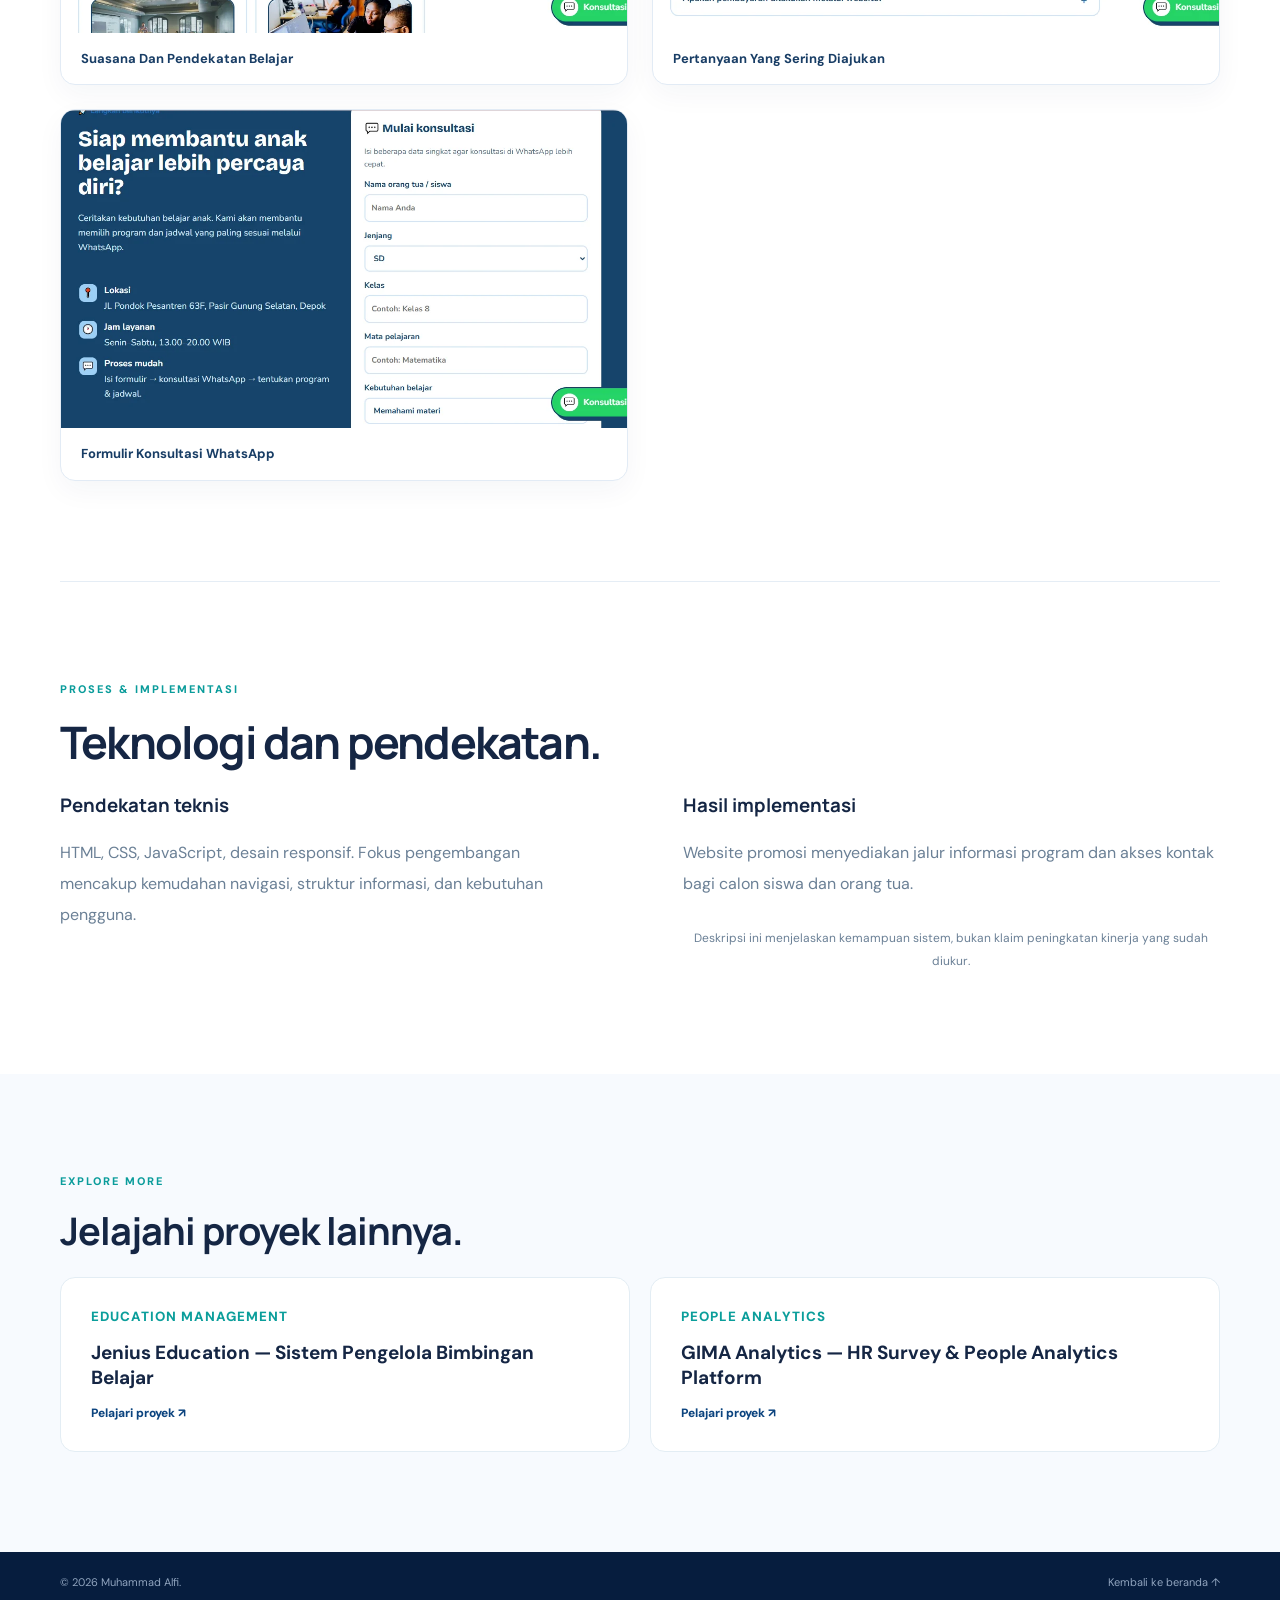
<file: jenius-promosi.html>
<!DOCTYPE html><html lang="id"><head><meta charset="UTF-8"/><meta name="viewport" content="width=device-width,initial-scale=1"/><meta name="description" content="Studi kasus website promosi Jenius Education, meliputi program bimbingan belajar, informasi layanan, dan konsultasi."/><title>Website Promosi Bimbingan Belajar — Muhammad Alfi</title><meta name="robots" content="index,follow"/><link rel="canonical" href="https://muhammad-alfi-portfolio.vercel.app/jenius-promosi.html"/><meta property="og:type" content="website"/><meta property="og:locale" content="id_ID"/><meta property="og:title" content="Website Promosi Jenius Education | Muhammad Alfi"/><meta property="og:description" content="Studi kasus website promosi Jenius Education, meliputi program bimbingan belajar, informasi layanan, dan konsultasi."/><meta property="og:url" content="https://muhammad-alfi-portfolio.vercel.app/jenius-promosi.html"/><meta name="twitter:card" content="summary_large_image"/><link rel="stylesheet" href="styles.css"/><link rel="stylesheet" href="case-study.css"/></head><body><a class="skip-link" href="#main-content">Lewati ke konten utama</a><header class="site-header"><div class="container nav"><a class="logo" href="index.html#home">ALFI<span>.</span></a><button id="menuToggle" class="menu-toggle" aria-label="Buka navigasi" aria-controls="navLinks" aria-expanded="false">☰</button><nav id="navLinks"><a href="index.html#about">Tentang</a><a href="index.html#projects">Proyek</a><a href="index.html#services">Layanan</a><a href="index.html#contact">Kontak</a><a class="nav-cta" href="index.html#projects">Semua Proyek ↗</a></nav></div></header><main id="main-content"><section class="case-hero container"><a class="back-link" href="index.html#projects">← Kembali ke semua proyek</a><p class="kicker">01 / EDUCATION WEBSITE</p><h1>Jenius Education<br/><span>Website Promosi Bimbingan Belajar</span></h1><p class="case-lead">Membantu orang tua dan calon siswa mengenal layanan bimbingan belajar melalui pengalaman digital yang mudah diakses.</p><div class="case-tags"><span>Landing Page</span><span>Responsive UI</span><span>Education</span></div><a class="button primary" href="https://bimbel-jenius-education.vercel.app/" target="_blank" rel="noopener noreferrer">Kunjungi Website ↗</a></section><section class="case-art blue"><div class="container"><div class="case-visual"><div class='case-mock'><span class='mock-label'>JENIUS EDUCATION</span><h3>Belajar lebih percaya diri.</h3><p>Website informasi dan promosi bimbingan belajar.</p><div class='mock-action'>Jelajahi program ↗</div></div></div><p class="visual-note">Ilustrasi konseptual — bukan screenshot atau data operasional asli.</p></div></section><section class="section container"><div class="case-two-col"><div><p class="kicker">01 / LATAR BELAKANG</p><h2>Tantangan yang ingin diselesaikan.</h2><p>Informasi program bimbingan belajar perlu disampaikan secara jelas agar orang tua dapat memahami layanan dan menghubungi penyelenggara tanpa proses yang rumit.</p></div><div><p class="kicker">02 / PENDEKATAN</p><h2>Solusi yang dikembangkan.</h2><p>Landing page responsif dengan struktur informasi layanan, manfaat belajar, dan jalur komunikasi yang sederhana.</p></div></div></section><section class="section case-features"><div class="container"><p class="kicker">03 / FITUR UTAMA</p><h2>Fitur dan kemampuan sistem.</h2><div class="feature-grid"><div class="feature-item"><span>01</span><strong>Halaman informasi program dan layanan</strong></div><div class="feature-item"><span>02</span><strong>Tampilan responsif untuk desktop dan smartphone</strong></div><div class="feature-item"><span>03</span><strong>Navigasi sederhana bagi orang tua dan calon siswa</strong></div><div class="feature-item"><span>04</span><strong>Akses menuju informasi pendaftaran dan kontak</strong></div></div></div></section><section class="section container"><p class="kicker">04 / GALERI PROYEK</p><h2>Dokumentasi antarmuka.</h2><p class="gallery-hint">Klik gambar untuk melihat lebih besar; gunakan tombol panah atau tombol keyboard kiri/kanan untuk berpindah.</p><div class="real-gallery"><figure class="gallery-shot"><a href="assets/jenius-promosi-beranda.webp" target="_blank" rel="noopener noreferrer" aria-label="Perbesar promosi beranda"><img src="assets/jenius-promosi-beranda.webp" alt="Screenshot promosi beranda Jenius Education" loading="lazy" onerror="this.closest('figure').classList.add('image-missing')"/><span class="image-placeholder">Gambar belum tersedia. Unggah berkas ke folder assets/.</span></a><figcaption>Beranda Website Promosi</figcaption></figure><figure class="gallery-shot"><a href="assets/jenius-promosi-program.webp" target="_blank" rel="noopener noreferrer" aria-label="Perbesar promosi program"><img src="assets/jenius-promosi-program.webp" alt="Screenshot promosi program Jenius Education" loading="lazy" onerror="this.closest('figure').classList.add('image-missing')"/><span class="image-placeholder">Gambar belum tersedia. Unggah berkas ke folder assets/.</span></a><figcaption>Program Belajar SD, SMP, dan SMA</figcaption></figure><figure class="gallery-shot"><a href="assets/jenius-promosi-suasana.webp" target="_blank" rel="noopener noreferrer" aria-label="Perbesar promosi suasana"><img src="assets/jenius-promosi-suasana.webp" alt="Screenshot promosi suasana Jenius Education" loading="lazy" onerror="this.closest('figure').classList.add('image-missing')"/><span class="image-placeholder">Gambar belum tersedia. Unggah berkas ke folder assets/.</span></a><figcaption>Suasana dan Pendekatan Belajar</figcaption></figure><figure class="gallery-shot"><a href="assets/jenius-promosi-faq.webp" target="_blank" rel="noopener noreferrer" aria-label="Perbesar promosi faq"><img src="assets/jenius-promosi-faq.webp" alt="Screenshot promosi faq Jenius Education" loading="lazy" onerror="this.closest('figure').classList.add('image-missing')"/><span class="image-placeholder">Gambar belum tersedia. Unggah berkas ke folder assets/.</span></a><figcaption>Pertanyaan yang Sering Diajukan</figcaption></figure><figure class="gallery-shot"><a href="assets/jenius-promosi-konsultasi.webp" target="_blank" rel="noopener noreferrer" aria-label="Perbesar promosi konsultasi"><img src="assets/jenius-promosi-konsultasi.webp" alt="Screenshot promosi konsultasi Jenius Education" loading="lazy" onerror="this.closest('figure').classList.add('image-missing')"/><span class="image-placeholder">Gambar belum tersedia. Unggah berkas ke folder assets/.</span></a><figcaption>Formulir Konsultasi WhatsApp</figcaption></figure></div></section><section class="section container project-outcome"><p class="kicker">PROSES & IMPLEMENTASI</p><h2>Teknologi dan pendekatan.</h2><div class="case-two-col"><div><h3>Pendekatan teknis</h3><p>HTML, CSS, JavaScript, desain responsif. Fokus pengembangan mencakup kemudahan navigasi, struktur informasi, dan kebutuhan pengguna.</p></div><div><h3>Hasil implementasi</h3><p>Website promosi menyediakan jalur informasi program dan akses kontak bagi calon siswa dan orang tua.</p><p class="visual-note">Deskripsi ini menjelaskan kemampuan sistem, bukan klaim peningkatan kinerja yang sudah diukur.</p></div></div></section><section class="section related-section"><div class="container"><p class="kicker">EXPLORE MORE</p><h2>Jelajahi proyek lainnya.</h2><div class="related-grid"><a class="related-card" href="jenius-pengelola.html"><small>EDUCATION MANAGEMENT</small><strong>Jenius Education — Sistem Pengelola Bimbingan Belajar</strong><span>Pelajari proyek ↗</span></a><a class="related-card" href="gima-analytics.html"><small>PEOPLE ANALYTICS</small><strong>GIMA Analytics — HR Survey & People Analytics Platform</strong><span>Pelajari proyek ↗</span></a></div></div></section></main><footer><div class="container footer-inner"><span>© <span id="year"></span> Muhammad Alfi.</span><a href="index.html#home">Kembali ke beranda ↑</a></div></footer><script src="script.js"></script></body></html>
</file>
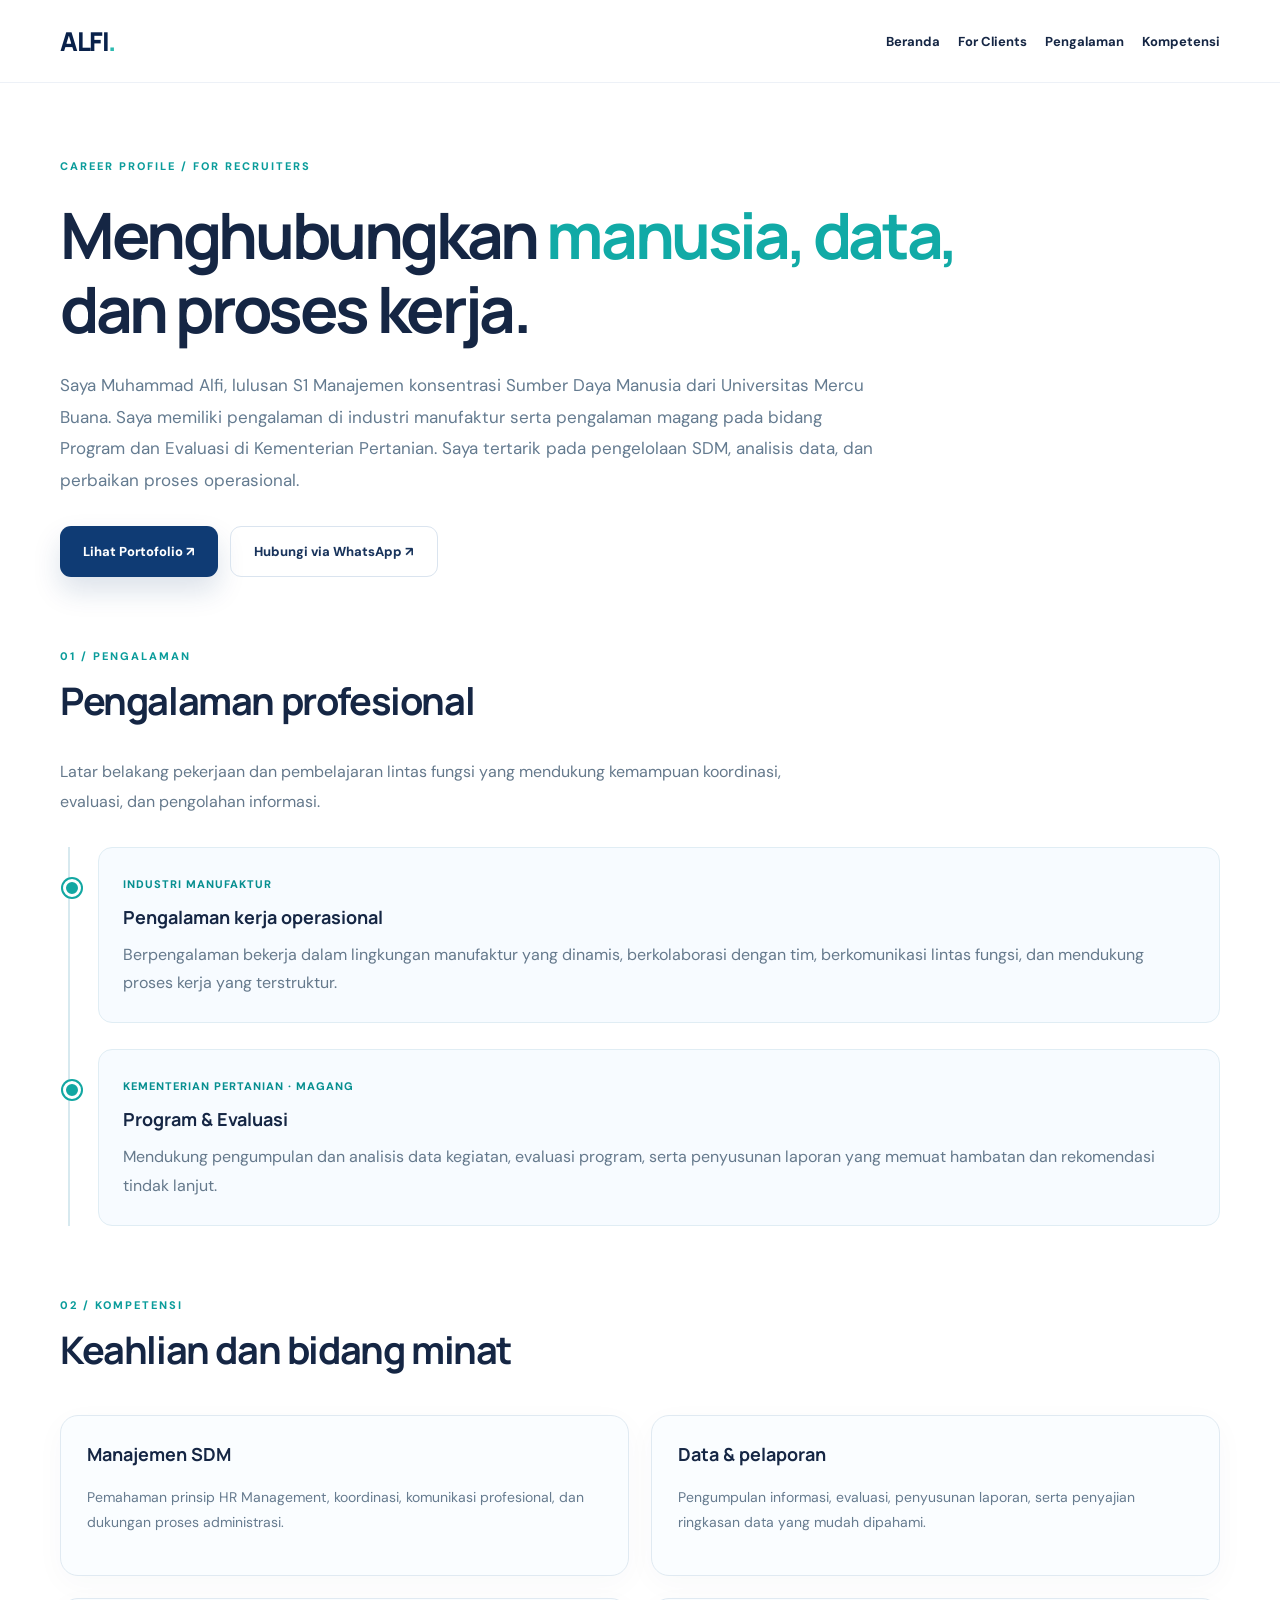
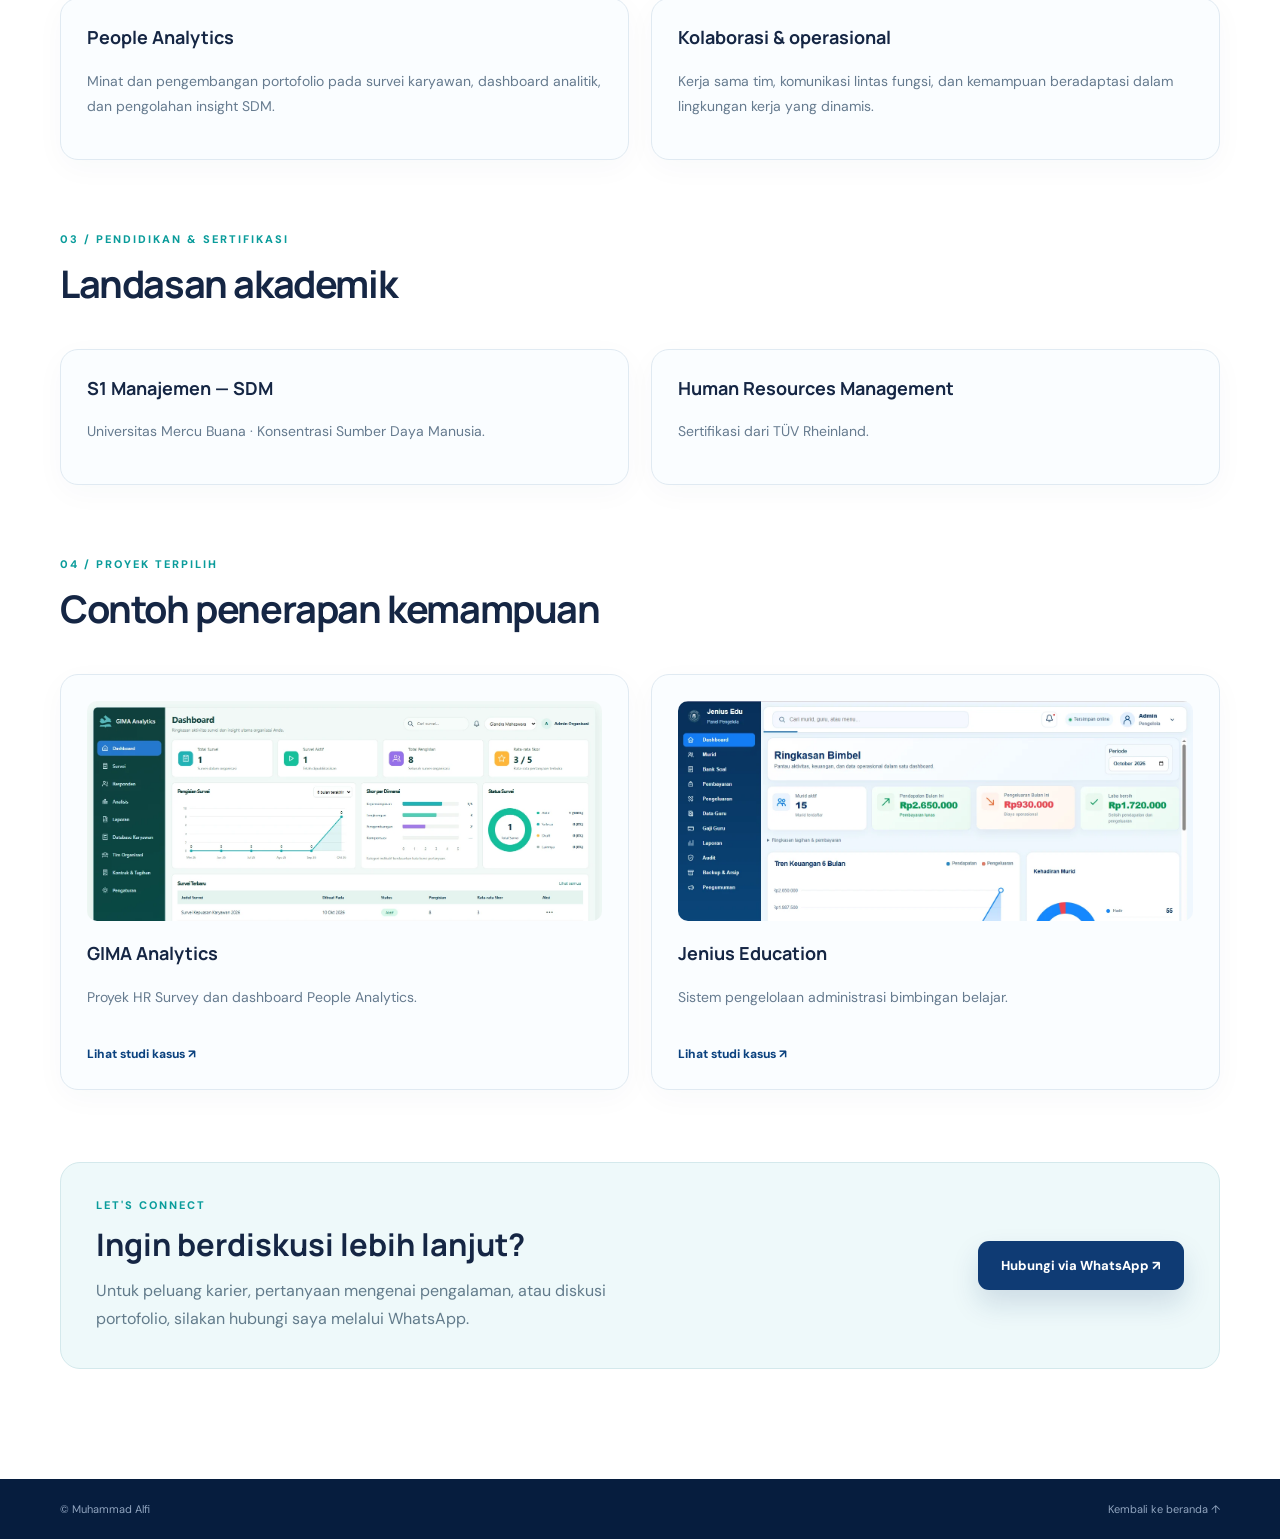
<file: recruiters.html>
<!doctype html>
<html lang="id">
<head>
<meta charset="utf-8"><meta name="viewport" content="width=device-width,initial-scale=1">
<meta name="description" content="Profil Muhammad Alfi: pengalaman industri manufaktur, Program dan Evaluasi Kementerian Pertanian, Manajemen SDM, dan portofolio People Analytics.">
<meta name="robots" content="index,follow"><meta name="theme-color" content="#092449">
<title>For Recruiters | Profil Profesional Muhammad Alfi</title>
<link rel="stylesheet" href="styles.css">
</head>
<body>
<a class="skip-link" href="#main-content">Lewati ke konten utama</a>
<header class="site-header"><div class="container nav"><a class="logo" href="index.html" aria-label="Muhammad Alfi — Beranda">ALFI<span>.</span></a><nav class="audience-nav" aria-label="Navigasi halaman recruiter"><a href="index.html">Beranda</a><a href="clients.html">For Clients</a><a href="#experience">Pengalaman</a><a href="#skills">Kompetensi</a></nav></div></header>
<main id="main-content" class="container audience-page recruiter-page">
<section aria-labelledby="recruiter-heading"><p class="kicker">CAREER PROFILE / FOR RECRUITERS</p><h1 id="recruiter-heading">Menghubungkan <em>manusia, data,</em> dan proses kerja.</h1><p class="audience-lead">Saya Muhammad Alfi, lulusan S1 Manajemen konsentrasi Sumber Daya Manusia dari Universitas Mercu Buana. Saya memiliki pengalaman di industri manufaktur serta pengalaman magang pada bidang Program dan Evaluasi di Kementerian Pertanian. Saya tertarik pada pengelolaan SDM, analisis data, dan perbaikan proses operasional.</p><div class="audience-actions"><a class="button primary" href="index.html#projects">Lihat Portofolio ↗</a><a class="button secondary" href="https://wa.me/628164855461?text=Halo%20Muhammad%20Alfi%2C%20saya%20ingin%20berdiskusi%20mengenai%20kesempatan%20karier." target="_blank" rel="noopener noreferrer">Hubungi via WhatsApp ↗</a></div></section>
<section id="experience" class="detail-section" aria-labelledby="experience-heading"><p class="kicker">01 / PENGALAMAN</p><h2 id="experience-heading">Pengalaman profesional</h2><p class="section-intro">Latar belakang pekerjaan dan pembelajaran lintas fungsi yang mendukung kemampuan koordinasi, evaluasi, dan pengolahan informasi.</p><div class="timeline"><article><span>INDUSTRI MANUFAKTUR</span><h3>Pengalaman kerja operasional</h3><p>Berpengalaman bekerja dalam lingkungan manufaktur yang dinamis, berkolaborasi dengan tim, berkomunikasi lintas fungsi, dan mendukung proses kerja yang terstruktur.</p></article><article><span>KEMENTERIAN PERTANIAN · MAGANG</span><h3>Program &amp; Evaluasi</h3><p>Mendukung pengumpulan dan analisis data kegiatan, evaluasi program, serta penyusunan laporan yang memuat hambatan dan rekomendasi tindak lanjut.</p></article></div></section>
<section id="skills" class="detail-section" aria-labelledby="skills-heading"><p class="kicker">02 / KOMPETENSI</p><h2 id="skills-heading">Keahlian dan bidang minat</h2><div class="audience-grid"><article class="audience-card"><h3>Manajemen SDM</h3><p>Pemahaman prinsip HR Management, koordinasi, komunikasi profesional, dan dukungan proses administrasi.</p></article><article class="audience-card"><h3>Data &amp; pelaporan</h3><p>Pengumpulan informasi, evaluasi, penyusunan laporan, serta penyajian ringkasan data yang mudah dipahami.</p></article><article class="audience-card"><h3>People Analytics</h3><p>Minat dan pengembangan portofolio pada survei karyawan, dashboard analitik, dan pengolahan insight SDM.</p></article><article class="audience-card"><h3>Kolaborasi &amp; operasional</h3><p>Kerja sama tim, komunikasi lintas fungsi, dan kemampuan beradaptasi dalam lingkungan kerja yang dinamis.</p></article></div></section>
<section class="detail-section" aria-labelledby="education-heading"><p class="kicker">03 / PENDIDIKAN & SERTIFIKASI</p><h2 id="education-heading">Landasan akademik</h2><div class="audience-grid"><article class="audience-card"><h3>S1 Manajemen — SDM</h3><p>Universitas Mercu Buana · Konsentrasi Sumber Daya Manusia.</p></article><article class="audience-card"><h3>Human Resources Management</h3><p>Sertifikasi dari TÜV Rheinland.</p></article></div></section>
<section class="detail-section" aria-labelledby="projects-heading"><p class="kicker">04 / PROYEK TERPILIH</p><h2 id="projects-heading">Contoh penerapan kemampuan</h2><div class="audience-grid"><article class="audience-card"><img src="assets/gima-dashboard.webp" loading="lazy" alt="Tampilan dashboard GIMA Analytics"><h3>GIMA Analytics</h3><p>Proyek HR Survey dan dashboard People Analytics.</p><a class="text-link" href="gima-analytics.html">Lihat studi kasus ↗</a></article><article class="audience-card"><img src="assets/jenius-dashboard-pengelola.webp" loading="lazy" alt="Tampilan dashboard Jenius Education"><h3>Jenius Education</h3><p>Sistem pengelolaan administrasi bimbingan belajar.</p><a class="text-link" href="jenius-pengelola.html">Lihat studi kasus ↗</a></article></div></section>
<section class="recruiter-cta" aria-labelledby="contact-heading"><div><p class="kicker">LET'S CONNECT</p><h2 id="contact-heading">Ingin berdiskusi lebih lanjut?</h2><p>Untuk peluang karier, pertanyaan mengenai pengalaman, atau diskusi portofolio, silakan hubungi saya melalui WhatsApp.</p></div><a class="button primary" href="https://wa.me/628164855461?text=Halo%20Muhammad%20Alfi%2C%20saya%20ingin%20menghubungi%20Anda%20mengenai%20peluang%20karier." target="_blank" rel="noopener noreferrer">Hubungi via WhatsApp ↗</a></section>
</main><footer><div class="container footer-inner"><span>© Muhammad Alfi</span><a href="index.html">Kembali ke beranda ↑</a></div></footer>
</body></html>
</file>
<file: styles.css>
@import url('https://fonts.googleapis.com/css2?family=DM+Sans:wght@400;500;600;700&family=Manrope:wght@400;500;600;700;800&display=swap');
:root{font-family:'DM Sans',sans-serif;color:#152644;background:#fff;scroll-behavior:smooth}*{box-sizing:border-box}body{margin:0}a{text-decoration:none;color:inherit}button{font:inherit}.container{width:min(1160px,calc(100% - 48px));margin:auto}.site-header{position:sticky;top:0;z-index:30;background:#ffffffed;backdrop-filter:blur(14px);border-bottom:1px solid #edf1f7}.nav{height:82px;display:flex;align-items:center;justify-content:space-between}.logo{font:800 26px Manrope;color:#09214a;letter-spacing:-1.5px}.logo span{color:#2dbab0}nav{display:flex;align-items:center;gap:31px;font-size:13px;font-weight:700}nav a:hover,.text-link:hover{color:#078c99}.nav-cta{background:#0e2b52;color:#fff;padding:13px 18px;border-radius:10px}.nav-cta:hover{color:#fff;background:#164276}.menu-toggle{display:none}.hero{min-height:670px;display:grid;grid-template-columns:1.1fr .9fr;align-items:center;gap:55px;padding-top:75px;padding-bottom:100px}.eyebrow,.kicker{letter-spacing:2px;color:#0a9c9b;font-size:11px;font-weight:800}.status-dot{display:inline-block;width:8px;height:8px;border-radius:50%;background:#2dbab0;box-shadow:0 0 0 4px #dbf7f4;margin-right:10px}h1,h2,h3,p{margin-top:0}h1,h2,h3{font-family:Manrope,sans-serif}h1{font-size:clamp(42px,5vw,66px);line-height:1.15;letter-spacing:-3.4px;margin:25px 0}h1 em{font-style:normal;color:#11aaa6}h1 span{color:#0c3972}.hero-text>p{max-width:560px;color:#6b7c92;font-size:16px;line-height:1.9}.hero-text>p strong{color:#263e5d}.hero-actions{display:flex;gap:12px;margin-top:33px}.button{display:inline-flex;gap:20px;align-items:center;justify-content:center;padding:16px 23px;border-radius:11px;font-weight:800;font-size:13px}.primary{background:#0f3b74;color:#fff;box-shadow:0 14px 28px #11396e25}.secondary{border:1px solid #dae4ef;color:#19345c}.hero-meta{display:flex;gap:32px;border-top:1px solid #e7eef7;margin-top:52px;padding-top:23px}.hero-meta>div{display:flex;flex-direction:column;gap:5px}.hero-meta strong{font:800 27px Manrope}.hero-meta small{color:#8490a0;font-size:10px}.hero-art{height:430px;position:relative;display:flex;align-items:center;justify-content:center}.orb{position:absolute;width:410px;height:410px;background:radial-gradient(circle at 35% 30%,#c3f5f1,#e0eeff 55%,transparent 75%);border-radius:50%}.dashboard{position:relative;width:94%;padding:23px;background:#fff;border:1px solid #dfecf5;border-radius:18px;box-shadow:0 30px 70px #0c37652a;transform:rotate(-3deg)}.dash-head,.dash-stat,.dash-footer{display:flex;justify-content:space-between;align-items:center}.dash-head{font-weight:800;font-size:13px;border-bottom:1px solid #edf1f8;padding-bottom:18px}.pill{font-size:9px;background:#e9fbf5;color:#149b73;padding:7px;border-radius:20px}.dash-stat{padding-top:20px}.dash-stat div{display:flex;flex-direction:column;gap:6px}.dash-stat small{color:#8a9caf}.dash-stat strong{font-size:20px}.trend{background:#e7f9f4;color:#0eaa85;padding:10px;border-radius:9px;font-weight:800;font-size:12px}.graph{height:140px;display:flex;align-items:end;gap:17px;padding:18px 8px 0;border-bottom:1px solid #dde9f5}.graph div{flex:1;background:linear-gradient(#1a9bc2,#d4f1f5);border-radius:7px 7px 0 0}.dash-footer{padding-top:15px;font-size:10px;color:#7c8aa0}.floating{position:absolute;z-index:2;background:white;padding:14px 19px;border-radius:12px;box-shadow:0 15px 35px #0b366522;font-weight:800;font-size:12px}.badge-top{top:32px;right:-4px}.badge-bottom{bottom:28px;left:-12px}.section{padding:100px 0}.about-section{background:#f7fafe}.about-grid{display:grid;grid-template-columns:1fr 1fr;gap:90px}.section h2{font-size:clamp(31px,3.5vw,46px);line-height:1.25;letter-spacing:-1.8px;margin:18px 0 22px}.section h2 span{color:#0b9d9c}.about-grid>div:nth-child(2)>p,.section-heading>p,.service-card p,.contact-wrap p{color:#718096;line-height:1.9;font-size:15px}.skills,.tags{display:flex;flex-wrap:wrap;gap:9px}.skills{margin-top:30px}.skills span,.tags span{border:1px solid #dfebf1;background:#fff;border-radius:7px;padding:9px 12px;font-size:11px;font-weight:700;color:#4d6a81}.section-heading{display:flex;align-items:end;justify-content:space-between;gap:35px;margin-bottom:30px}.section-heading>p{max-width:310px}.projects-grid{display:grid;grid-template-columns:repeat(2,minmax(0,1fr));gap:24px}.project-card{border:1px solid #e6edf5;border-radius:18px;overflow:hidden;transition:transform .25s,box-shadow .25s}.project-card:hover{transform:translateY(-5px);box-shadow:0 22px 45px #15395a13}.project-card.featured{grid-column:1/-1;display:grid;grid-template-columns:1.02fr .98fr}.project-visual{padding:48px 35px;min-height:285px;display:flex;align-items:center;justify-content:center;overflow:hidden}.visual-education{background:#e8f5ff}.visual-management{background:#e6eafc}.visual-gima{background:#e5f9f6}.mini-browser{background:white;width:100%;max-width:420px;border-radius:10px;box-shadow:0 20px 35px #14335722;overflow:hidden;transform:rotate(-3deg)}.browser-bar{height:28px;background:#f6f8fb;display:flex;align-items:center;gap:4px;padding:0 12px}.browser-bar i{width:5px;height:5px;border-radius:50%;background:#bfd0df}.browser-bar span{margin-left:10px;color:#91a0b0;font-size:8px;font-weight:700}.promo-ui{height:176px;background:linear-gradient(125deg,#fff,#e6f5ff);padding:26px;display:flex;justify-content:space-between;align-items:center}.promo-ui small{color:#009fa6;font-size:8px;font-weight:800}.promo-ui h3{font-size:20px;margin:9px 0}.promo-ui b{display:inline-block;background:#0a427d;color:white;padding:8px;border-radius:5px;font-size:8px}.book-shape{width:112px;height:120px;border-radius:60px 60px 12px 12px;background:linear-gradient(135deg,#6fd5e4,#267ed5);color:white;font-size:45px;text-align:center;padding-top:8px;transform:rotate(8deg)}.book-shape span{display:block;font-size:23px;font-weight:900}.project-info{padding:30px}.project-top{display:flex;justify-content:space-between;color:#0a9b9f;font-size:10px;font-weight:800;letter-spacing:1.5px}.project-info h3{font-size:21px;margin:18px 0 12px;letter-spacing:-.7px}.project-info p{font-size:13px;color:#718096;line-height:1.8;min-height:65px}.tags span{background:#f4f8fc;border:0}.text-link{display:inline-block;color:#0b427f;font-weight:800;font-size:12px;margin-top:22px}.app-ui{transform:rotate(-2deg)}.app-layout{display:flex;height:172px}.app-sidebar{width:40px;background:#133f76;color:#a5c3f7;text-align:center;line-height:32px;font-size:12px}.app-main{flex:1;padding:15px;background:#fbfdff}.app-main>small{font-size:9px;font-weight:800}.stat-widgets{display:flex;gap:7px;margin-top:12px}.stat-widgets div{flex:1;background:#ebf4ff;padding:9px;border-radius:6px;display:flex;flex-direction:column}.stat-widgets b{font-size:15px;color:#0d4d95}.stat-widgets small{font-size:8px;color:#708bab}.fake-chart{height:60px;background:#edf5ff;margin-top:12px;border-radius:6px}.fake-chart svg{width:100%;height:100%}.featured .project-visual{min-height:350px}.gima-ui{padding:20px;background:#fff;height:225px}.gima-title{font-size:12px;font-weight:900;display:flex;justify-content:space-between}.gima-title span{font-size:8px;color:#14a18e}.gima-cards{display:flex;gap:10px;margin-top:17px}.gima-cards div{flex:1;display:flex;flex-direction:column;gap:4px;padding:12px;background:#f0faf8;border-radius:6px}.gima-cards small{color:#8b9da4;font-size:9px}.gima-cards b{font-size:19px;color:#0a5d5b}.gima-cards span{font-size:8px;color:#11a387}.gima-bottom{display:flex;align-items:center;gap:25px;margin:12px 5px}.donut{width:60px;height:60px;border-radius:50%;background:conic-gradient(#16b4a5 0 73%,#cbeee8 73% 100%);position:relative}.donut:after{content:'';position:absolute;inset:15px;border-radius:50%;background:white}.lines{flex:1}.lines i{display:block;height:7px;background:#cdebe7;margin:7px 0;border-radius:8px}.lines i:nth-child(2){width:72%;background:#2eb5a6}.lines i:nth-child(3){width:90%}.lines i:nth-child(4){width:62%}.project-note{text-align:center;color:#91a0af;font-size:11px;margin:25px 0 0}.services-section{background:#f7fafe}.service-grid{display:grid;grid-template-columns:repeat(2,1fr);gap:25px;margin-top:35px}.service-card{background:white;border:1px solid #e4edf5;padding:35px;border-radius:16px}.service-icon{display:inline-flex;background:#e7f8f7;color:#038e8c;width:50px;height:50px;justify-content:center;align-items:center;border-radius:12px;font-size:25px}.service-card h3{font-size:23px;margin:24px 0 10px}.service-card ul{margin-top:25px;padding-left:20px;color:#46607a;line-height:2.3;font-size:13px}.contact-section{background:#092449;color:white}.contact-wrap{display:grid;grid-template-columns:1.3fr .7fr;gap:100px;align-items:center}.contact-wrap h2{color:white}.contact-wrap p{color:#a7b9d0;max-width:450px}.contact-wrap .button{margin-top:18px;background:#16a9ac}.contact-links a{display:flex;justify-content:space-between;padding:23px 0;border-bottom:1px solid #345173;font-weight:700}.contact-links a:hover{color:#47d0ce}footer{background:#061d3e;color:#90a4be}.footer-inner{display:flex;justify-content:space-between;padding:23px 0;font-size:11px}@media(max-width:820px){.hero{grid-template-columns:1fr;padding-top:70px;gap:20px}.hero-art{max-width:500px;width:100%;margin:auto}.about-grid,.contact-wrap{grid-template-columns:1fr;gap:20px}.project-card.featured{display:block}.section{padding:75px 0}}@media(max-width:620px){.container{width:min(100% - 36px,1160px)}.nav{height:68px}.menu-toggle{display:block;background:none;border:0;font-size:24px;color:#092449;cursor:pointer}nav{display:none;position:absolute;top:68px;left:0;right:0;background:white;padding:18px 24px;flex-direction:column;align-items:stretch;gap:18px;box-shadow:0 15px 20px #13304f14}nav.open{display:flex}h1{font-size:43px;letter-spacing:-2px}.hero{padding-top:50px;padding-bottom:55px;min-height:auto}.hero-text>p{font-size:14px}.hero-meta{gap:16px;justify-content:space-between}.hero-meta strong{font-size:22px}.hero-meta small{font-size:9px}.hero-art{height:310px}.orb{width:290px;height:290px}.dashboard{padding:15px}.graph{height:100px}.badge-top{right:0;top:0}.badge-bottom{left:0;bottom:0}.floating{font-size:9px;padding:10px}.projects-grid,.service-grid{grid-template-columns:1fr}.section-heading{display:block}.project-visual{padding:35px 24px;min-height:230px}.project-info{padding:25px}.section h2{font-size:33px}.hero-actions{flex-wrap:wrap}.contact-wrap{gap:40px}.footer-inner{gap:10px;flex-wrap:wrap}}@media(prefers-reduced-motion:reduce){*,*:before,*:after{scroll-behavior:auto!important;transition:none!important}}
/* Stage 4: responsive polish and accessibility */
html{scroll-padding-top:90px}body{overflow-x:hidden}img{max-width:100%}a:focus-visible,button:focus-visible{outline:3px solid #12aaa6;outline-offset:4px}.project-card .project-visual img{transition:transform .3s ease}.project-card:hover .project-visual img{transform:scale(1.025)}.project-visual img{min-width:0}.project-card.featured .project-visual img{height:100%;object-fit:cover;object-position:top}.project-card.featured .project-info{align-self:center}@media(max-width:1024px) and (min-width:621px){nav{gap:15px;font-size:12px}.nav-cta{padding:11px 13px}.hero{gap:28px}.about-grid{gap:40px}.contact-wrap{gap:45px}}@media(max-width:820px){.project-card.featured .project-visual img{max-height:400px}.section-heading{align-items:start}}@media(max-width:620px){html{scroll-padding-top:76px}.hero h1{font-size:clamp(34px,10vw,43px);overflow-wrap:break-word}.eyebrow{line-height:1.8}.hero-meta{flex-wrap:wrap}.project-visual img{min-height:210px!important;max-height:280px;object-fit:cover;object-position:top}.featured .project-visual{min-height:220px}.project-card.featured .project-visual img{max-height:280px}.project-info h3{font-size:19px}.section{padding:60px 0}.section h2{font-size:clamp(27px,8vw,33px)}.service-card{padding:25px}.footer-inner{line-height:1.7}}@media(hover:none){.project-card:hover{transform:none}.project-card:hover .project-visual img{transform:none}}

/* Stage 5: keyboard-accessible skip navigation */
.skip-link{position:fixed;top:-80px;left:16px;z-index:100;background:#092449;color:#fff;padding:12px 18px;border-radius:8px;font-weight:700}.skip-link:focus{top:12px}

/* Audience paths: recruiter and client experiences */
.audience-choice{display:grid;grid-template-columns:repeat(2,minmax(0,1fr));gap:12px;margin-top:27px}.audience-option{display:flex;flex-direction:column;gap:8px;border:1px solid #dce8f1;border-radius:14px;padding:20px;background:#fff;transition:border-color .2s,transform .2s,box-shadow .2s}.audience-option:hover{border-color:#15aaa7;transform:translateY(-2px);box-shadow:0 12px 30px #0c376512}.audience-option strong{font:800 16px Manrope;color:#092449}.audience-option small{font-size:12px;line-height:1.6;color:#647b90}.audience-icon{font-size:23px;color:#0a9c9b}.audience-page{padding-top:90px;padding-bottom:110px;min-height:75vh}.audience-page h1{max-width:800px}.audience-lead{font-size:17px;line-height:1.85;color:#647b90;max-width:820px}.audience-grid{display:grid;grid-template-columns:repeat(2,minmax(0,1fr));gap:22px;margin-top:40px}.audience-card{border:1px solid #e0eaf2;border-radius:18px;padding:26px;background:#fafdff;overflow:hidden}.audience-card h2{font-size:21px;letter-spacing:-.5px;margin:12px 0}.audience-card p{color:#667b8f;line-height:1.8;font-size:14px}.audience-card img{width:100%;height:220px;object-fit:cover;object-position:top;border-radius:10px}.audience-actions{display:flex;gap:12px;margin-top:30px}.audience-note{color:#718096;font-size:12px;margin-top:35px}@media(max-width:620px){.audience-choice,.audience-grid{grid-template-columns:1fr}.audience-page{padding-top:55px}.audience-actions{flex-wrap:wrap}.audience-card img{height:190px}}

/* Stages 7–12: professional timeline, premium details and gallery */
.detail-section{margin-top:72px}.detail-section h2{font-size:clamp(27px,3vw,38px);letter-spacing:-1.4px}.detail-section .skills{margin-top:24px}.timeline{border-left:2px solid #d7e9ef;margin:30px 0 0 8px;padding-left:28px;display:grid;gap:26px}.timeline article{position:relative;padding:24px;background:#f7fbff;border:1px solid #e0edf4;border-radius:14px}.timeline article:before{content:"";position:absolute;left:-36px;top:31px;width:12px;height:12px;border:3px solid #fff;background:#12a7a2;border-radius:50%;box-shadow:0 0 0 2px #12a7a2}.timeline article span{font-size:11px;letter-spacing:1px;color:#078f90;font-weight:800}.timeline h3{font-size:18px;margin:12px 0}.timeline p{color:#65798c;line-height:1.8;margin:0}.audience-card,.service-card,.audience-option{box-shadow:0 8px 30px #163a5808}.audience-card:hover{border-color:#b5d9e1}.audience-page .audience-card h3{font-size:18px}.gallery-hint{font-size:13px;color:#647b90;line-height:1.6}.gallery-dialog{position:fixed;inset:0;margin:auto;max-width:min(1100px,96vw);max-height:94vh;width:100%;padding:18px;border:1px solid #d9e8f0;border-radius:18px;background:#071b32;color:#fff;box-shadow:0 30px 100px #06132666;overflow:auto}.gallery-dialog::backdrop{background:#041021db;backdrop-filter:blur(5px)}.gallery-dialog>img{display:block;width:auto;max-width:100%;max-height:72vh;object-fit:contain;margin:auto;border-radius:8px}.lightbox-toolbar{display:flex;align-items:center;justify-content:space-between;margin-bottom:12px}.gallery-dialog button{background:#ffffff24;color:#fff;border:1px solid #ffffff4a;border-radius:9px;padding:8px 14px;cursor:pointer;font-size:20px}.gallery-dialog button:hover{background:#ffffff3d}.lightbox-prev,.lightbox-next{position:absolute;top:50%;transform:translateY(-50%);z-index:2}.lightbox-prev{left:18px}.lightbox-next{right:18px}.lightbox-caption{text-align:center;color:#d6e3ee;font-size:13px;margin:14px 0 0}.project-outcome{border-top:1px solid #e5edf5}.project-outcome .case-two-col p{color:#65798c;line-height:1.8}@media(max-width:620px){.detail-section{margin-top:50px}.gallery-dialog{padding:10px;max-width:98vw}.gallery-dialog>img{max-height:65vh}.lightbox-prev{left:10px}.lightbox-next{right:10px}.audience-page h1{letter-spacing:-2px}}@media(prefers-reduced-motion:no-preference){.audience-card,.service-card{transition:transform .2s ease,border-color .2s ease}.audience-card:hover,.service-card:hover{transform:translateY(-3px)}}

/* Recruiter page refinement */
.recruiter-page{padding-top:76px}.recruiter-page h1{max-width:920px}.recruiter-page .section-intro{max-width:760px;color:#65798c;line-height:1.85}.recruiter-page .detail-section{scroll-margin-top:110px}.recruiter-page .audience-card img{margin-bottom:15px}.recruiter-page .audience-card h3{line-height:1.4}.recruiter-cta{display:flex;align-items:center;justify-content:space-between;gap:35px;margin-top:72px;padding:35px;background:#eef9fa;border:1px solid #d4e9ec;border-radius:20px}.recruiter-cta h2{font-size:clamp(23px,3vw,31px);margin:8px 0 12px}.recruiter-cta p:not(.kicker){color:#627b8b;line-height:1.75;max-width:570px;margin:0}.recruiter-cta .button{flex-shrink:0}.audience-nav{flex-wrap:wrap;gap:18px}@media(max-width:620px){.recruiter-page{padding-top:50px}.recruiter-cta{display:block;padding:24px}.recruiter-cta .button{margin-top:22px;width:100%}.audience-nav{display:flex;position:static;flex-direction:row;gap:12px;padding:0;box-shadow:none;background:transparent;font-size:11px}.audience-nav a:nth-child(n+3){display:none}.recruiter-page .audience-actions .button{width:100%}}
</file>
<file: case-study.css>
.case-hero{padding-top:75px;padding-bottom:85px}.back-link{display:inline-block;color:#5b738d;font-weight:700;font-size:13px;margin-bottom:65px}.back-link:hover{color:#0a9c9b}.case-hero h1{font-size:clamp(38px,5vw,65px);max-width:980px;margin:20px 0}.case-hero h1 span{color:#0a9c9b}.case-lead{max-width:730px;color:#6c8097;font-size:18px;line-height:1.85}.case-tags{display:flex;flex-wrap:wrap;gap:9px;margin:25px 0 30px}.case-tags span{background:#edf5f8;padding:9px 13px;border-radius:8px;font-size:12px;color:#31546b;font-weight:700}.case-art{padding:65px 0 30px}.case-art.blue{background:#e8f5ff}.case-art.indigo{background:#e9edff}.case-art.teal{background:#e3f8f4}.case-visual{min-height:340px;display:flex;align-items:center;justify-content:center}.case-mock{background:white;border:1px solid #e2edf4;box-shadow:0 24px 60px #173a5b21;border-radius:20px;padding:50px;max-width:800px;width:100%}.mock-label{color:#079c9c;font-weight:800;font-size:11px;letter-spacing:2px}.case-mock h3{font-size:clamp(26px,4vw,42px);margin:17px 0}.case-mock p{color:#6d8299}.mock-action{background:#123d72;color:white;display:inline-block;border-radius:9px;padding:14px 18px;font-size:13px;font-weight:800;margin-top:10px}.mock-metrics{display:grid;grid-template-columns:repeat(3,1fr);gap:14px}.mock-metrics div{background:#f0f6fc;border-radius:12px;padding:20px;display:flex;flex-direction:column;gap:13px}.mock-metrics small{font-size:12px;color:#69829a}.mock-metrics b{font-size:29px;color:#1279bd}.gima-mock .mock-metrics div{background:#e8f8f4}.gima-mock .mock-metrics b{color:#0cae99}.mock-bars{display:flex;align-items:end;height:110px;gap:14px;margin-top:20px;border-bottom:1px solid #d6e5ee}.mock-bars i{background:linear-gradient(#18a9ad,#c9eaf0);flex:1;border-radius:8px 8px 0 0;height:55%}.mock-bars i:nth-child(2){height:78%}.mock-bars i:nth-child(3){height:62%}.mock-bars i:nth-child(4){height:92%}.mock-bars i:nth-child(5){height:70%}.visual-note{text-align:center;color:#74869a;font-size:12px;margin:28px 0 0}.case-two-col{display:grid;grid-template-columns:1fr 1fr;gap:85px}.case-two-col h2,.case-features h2,.related-section h2{font-size:clamp(26px,3vw,38px);line-height:1.3;letter-spacing:-1px}.case-two-col p:not(.kicker){color:#6b8096;line-height:1.95}.case-features,.related-section{background:#f7fafe}.feature-grid{display:grid;grid-template-columns:repeat(3,1fr);gap:15px;margin-top:35px}.feature-item{background:white;border:1px solid #e4edf5;border-radius:12px;padding:24px;min-height:120px}.feature-item span{display:block;color:#0b9d9c;font-size:12px;font-weight:800;margin-bottom:16px}.feature-item strong{font-size:14px;line-height:1.5}.gallery-placeholder{border:1px dashed #b8cadb;border-radius:18px;padding:70px 30px;text-align:center;background:#fafcff}.gallery-icon{font-size:45px;color:#0c9c9b;margin-bottom:15px}.gallery-placeholder strong{display:block;font-size:19px}.gallery-placeholder p{color:#8293a6;max-width:570px;margin:14px auto;line-height:1.8}.related-grid{display:grid;grid-template-columns:1fr 1fr;gap:20px}.related-card{background:white;border:1px solid #e3edf4;padding:30px;border-radius:15px;display:flex;flex-direction:column;gap:15px}.related-card small{color:#0b9e9b;font-weight:800;letter-spacing:1px}.related-card strong{font-size:19px}.related-card span{font-size:12px;color:#0c447f;font-weight:800}@media(max-width:700px){.case-hero{padding-top:40px;padding-bottom:50px}.back-link{margin-bottom:40px}.case-hero h1{letter-spacing:-1.7px}.case-lead{font-size:15px}.case-art{padding:35px 0 20px}.case-visual{min-height:250px}.case-mock{padding:28px}.mock-metrics{gap:6px}.mock-metrics div{padding:12px}.mock-metrics small{font-size:9px}.case-two-col,.related-grid{grid-template-columns:1fr;gap:35px}.feature-grid{grid-template-columns:1fr}.gallery-placeholder{padding:45px 20px}}
/* Real screenshot gallery */
.real-gallery{display:grid;grid-template-columns:repeat(2,minmax(0,1fr));gap:24px;margin-top:28px}.gallery-shot{margin:0;border:1px solid #e2ebf5;border-radius:15px;overflow:hidden;background:#fff}.gallery-shot a{display:block;position:relative;overflow:hidden;background:#eef5fc}.gallery-shot img{width:100%;height:auto;display:block;transition:transform .25s ease}.gallery-shot a:hover img{transform:scale(1.025)}.gallery-shot figcaption{padding:16px 20px;text-transform:capitalize;color:#183d65;font-weight:700;font-size:13px}.image-placeholder{display:none;padding:70px 20px;text-align:center;color:#7389a2}.image-missing img{display:none}.image-missing .image-placeholder{display:block}@media(max-width:700px){.real-gallery{grid-template-columns:1fr;gap:16px}}
/* Stage 4: case study and screenshot gallery refinements */
.case-hero h1{overflow-wrap:anywhere}.case-visual>img{max-height:620px;object-fit:contain;object-position:center top}.real-gallery{align-items:start}.gallery-shot{box-shadow:0 10px 28px #14365a0b;transition:box-shadow .2s ease,transform .2s ease}.gallery-shot:hover{box-shadow:0 16px 36px #14365a1b;transform:translateY(-2px)}.gallery-shot a{aspect-ratio:16/9}.gallery-shot img{width:100%;height:100%;object-fit:cover;object-position:top}.gallery-shot figcaption{line-height:1.5}.gallery-shot a:focus-visible{outline:3px solid #0a9c9b;outline-offset:-3px}@media(max-width:820px){.case-two-col{gap:35px}.feature-grid{grid-template-columns:repeat(2,minmax(0,1fr))}}@media(max-width:700px){.case-hero h1{font-size:clamp(30px,8vw,42px)}.case-visual>img{border-radius:10px!important}.real-gallery{grid-template-columns:1fr}.gallery-shot a{aspect-ratio:16/10}.feature-grid{grid-template-columns:1fr}.case-tags{gap:7px}.case-tags span{font-size:11px}.gallery-shot:hover{transform:none}}@media(prefers-reduced-motion:reduce){.gallery-shot{transition:none}.gallery-shot img{transition:none}}
</file>
